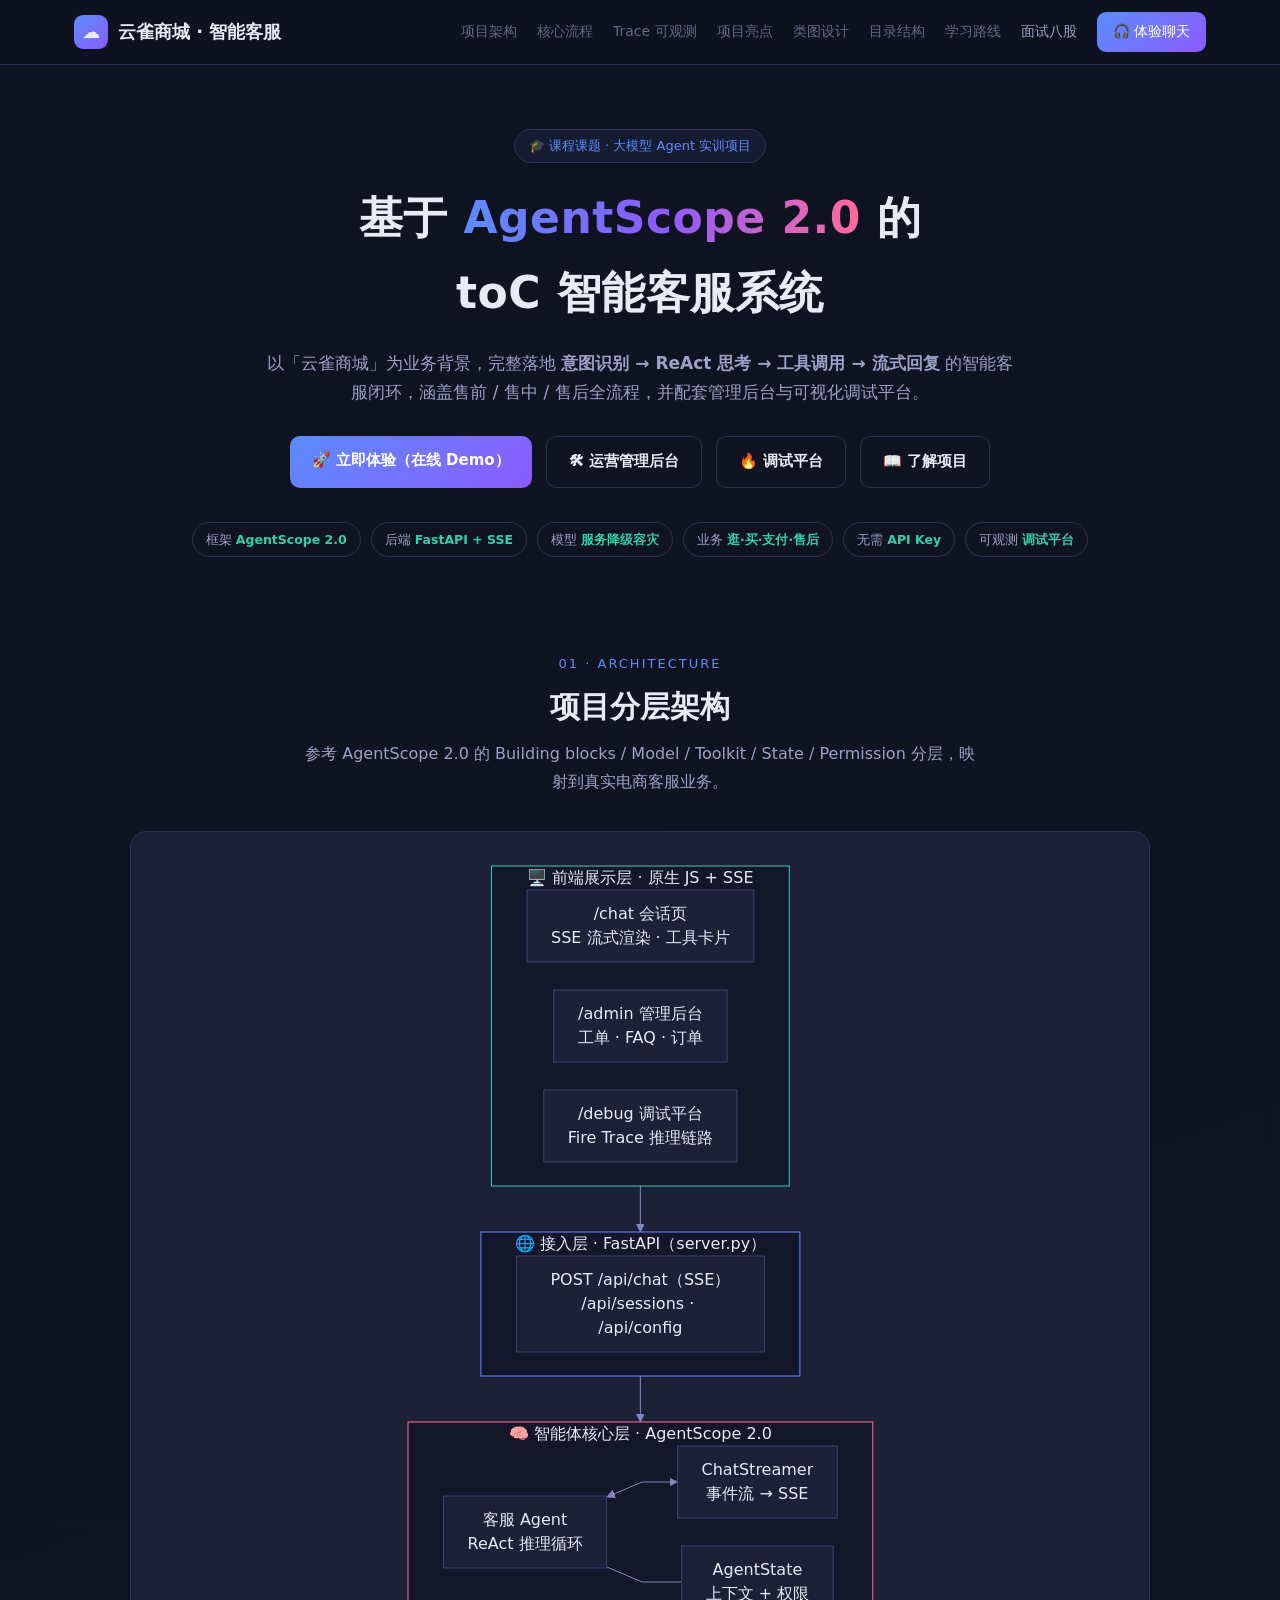
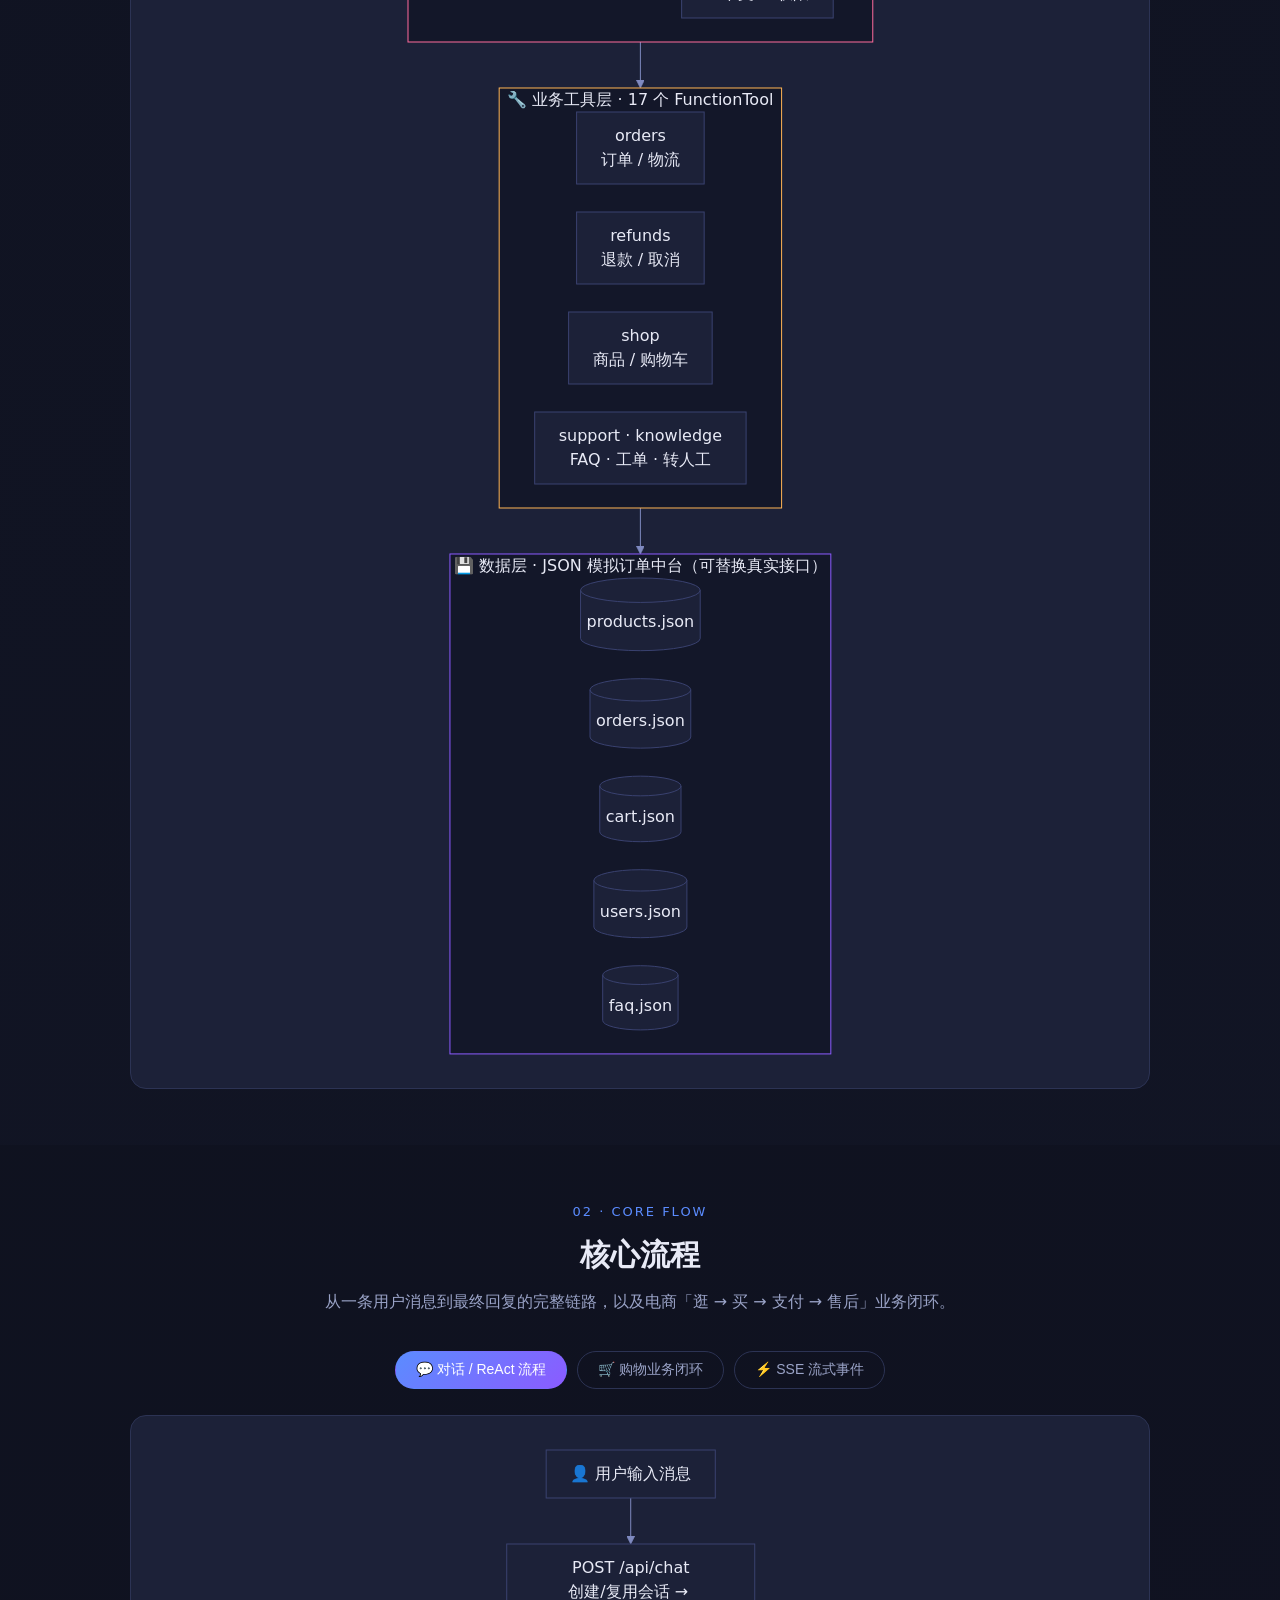
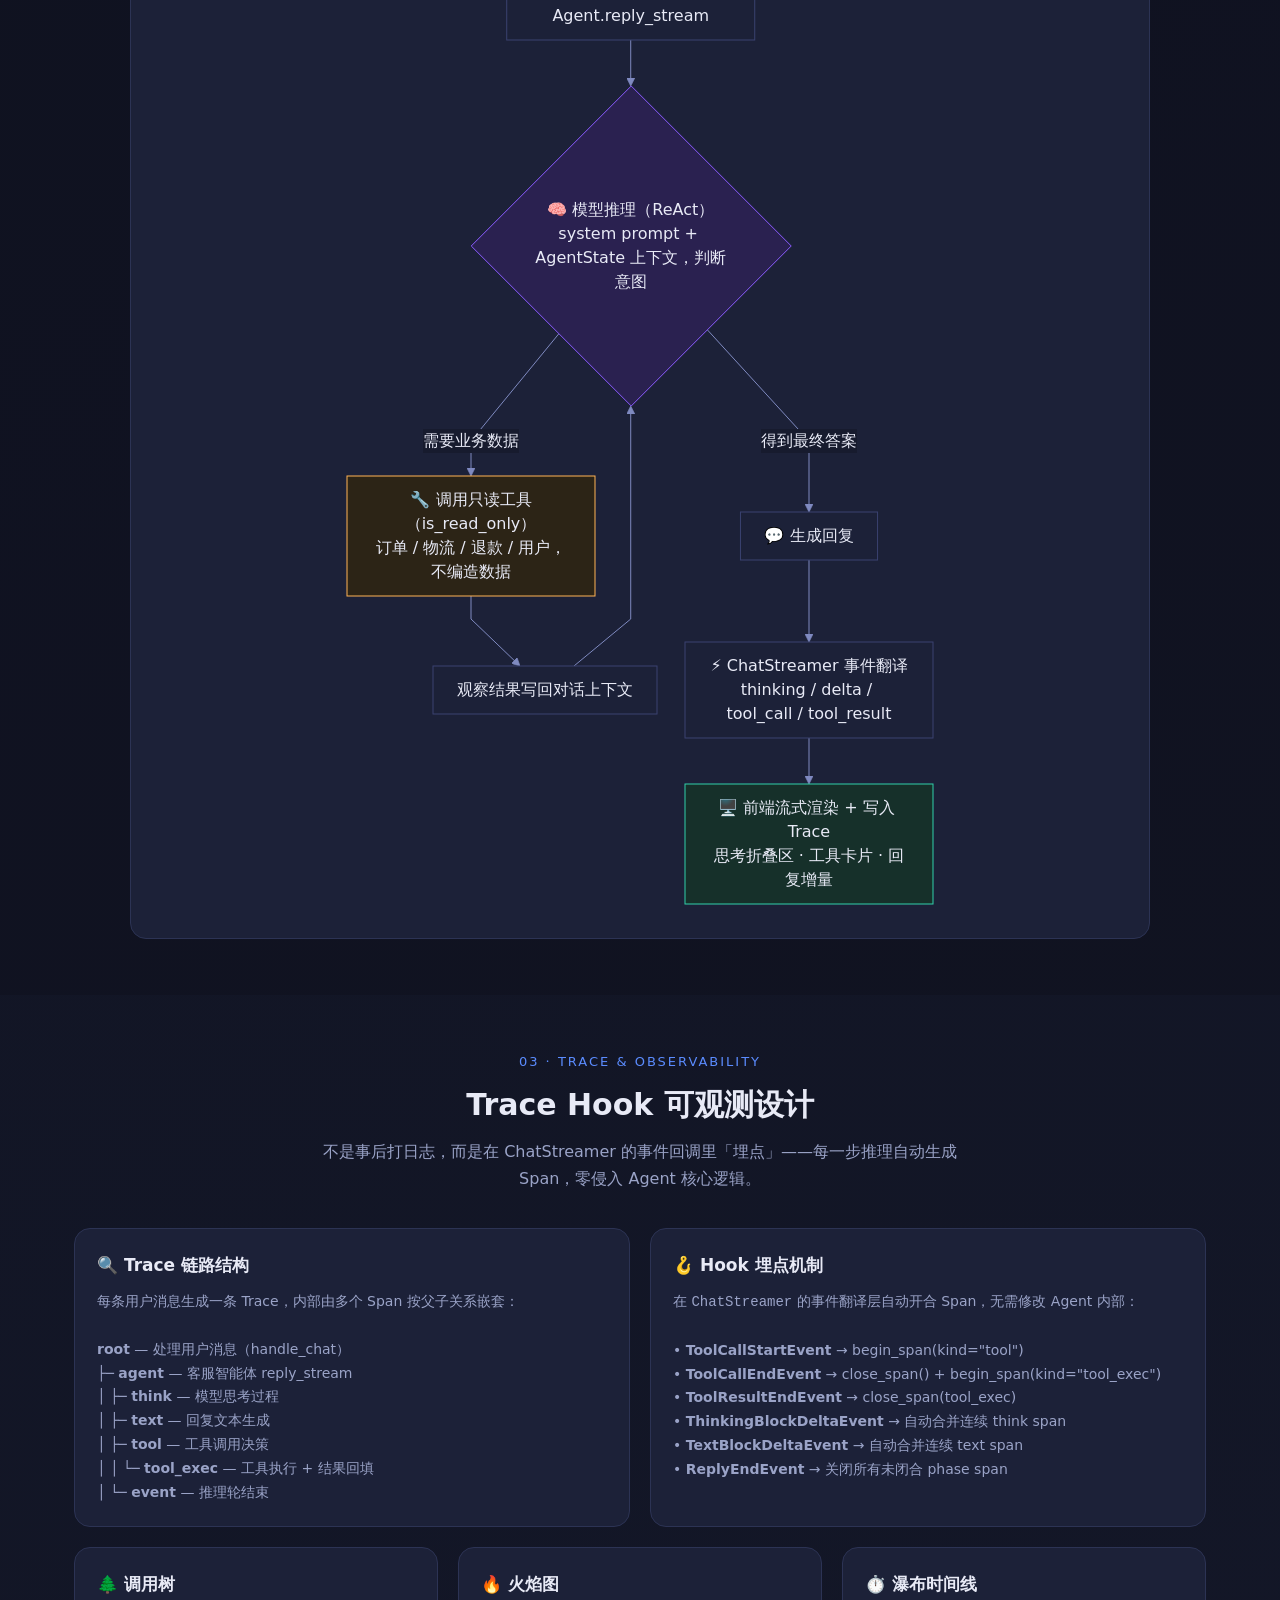
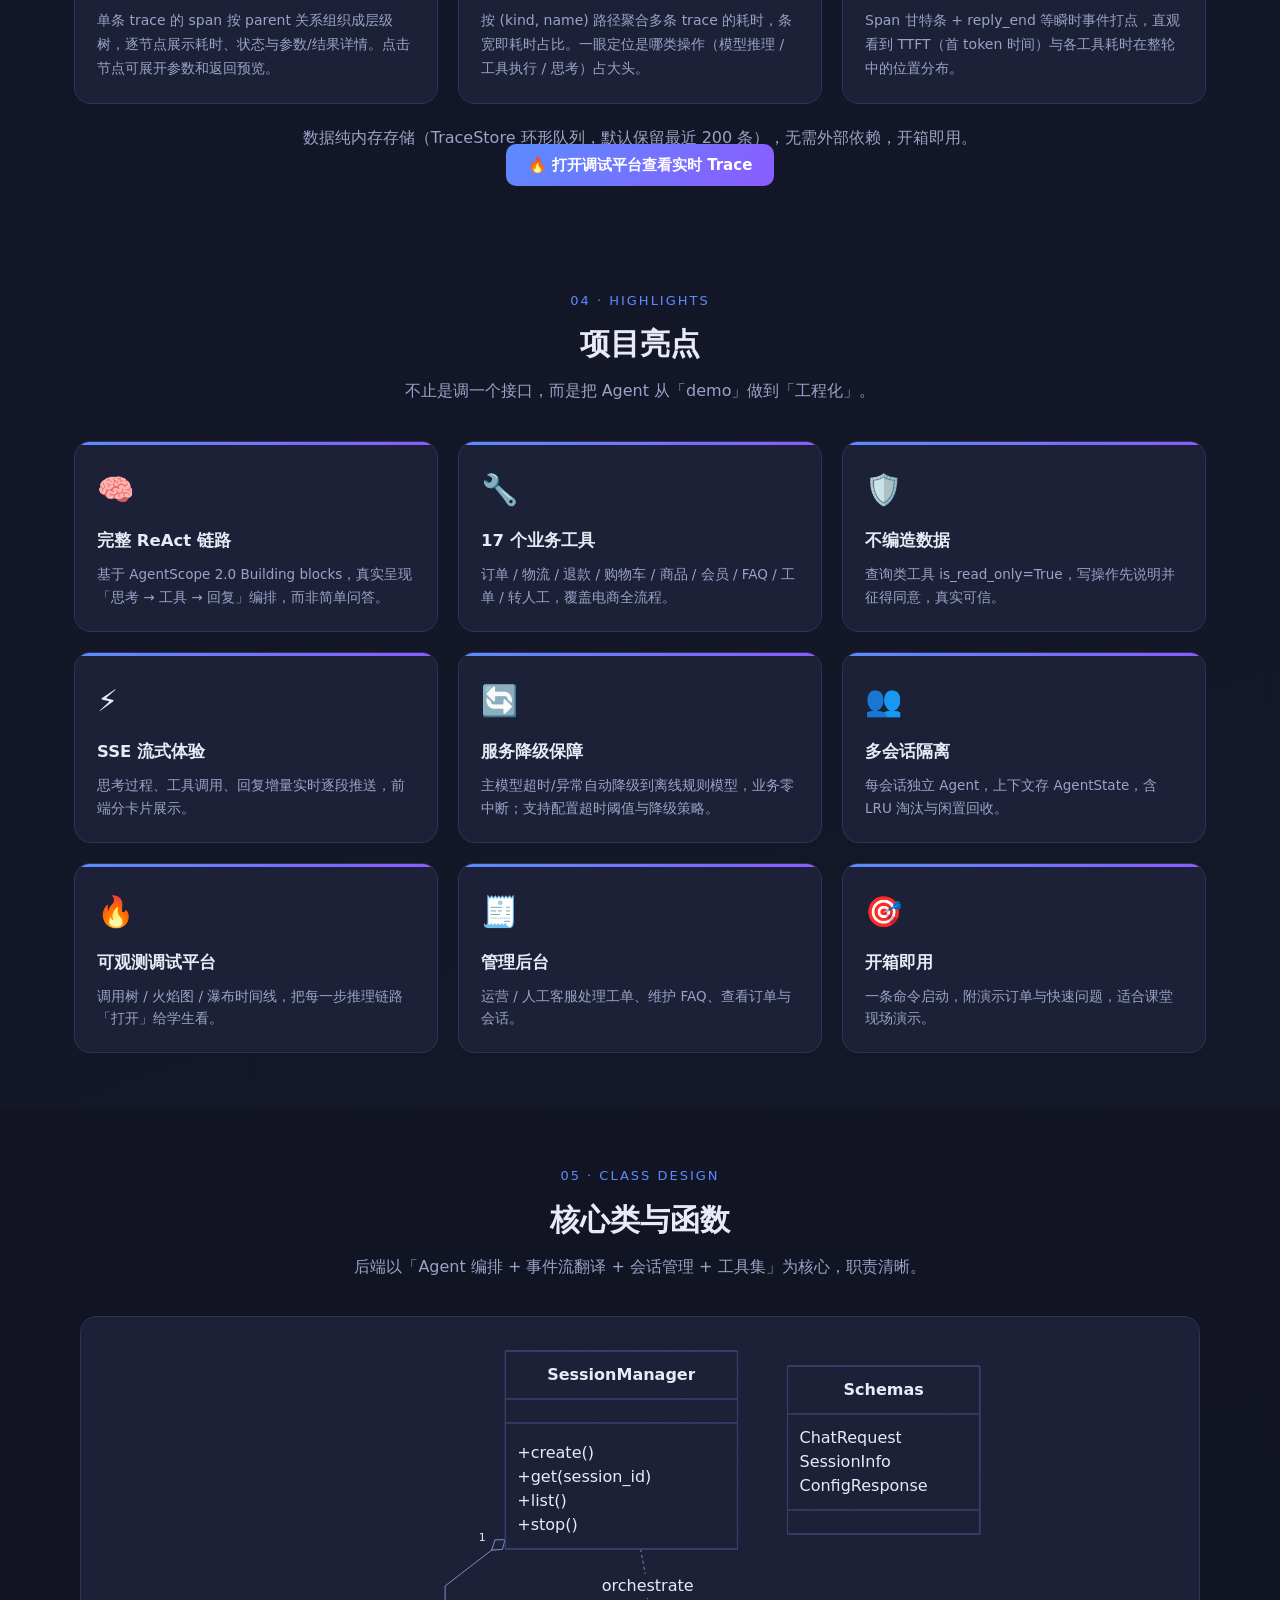
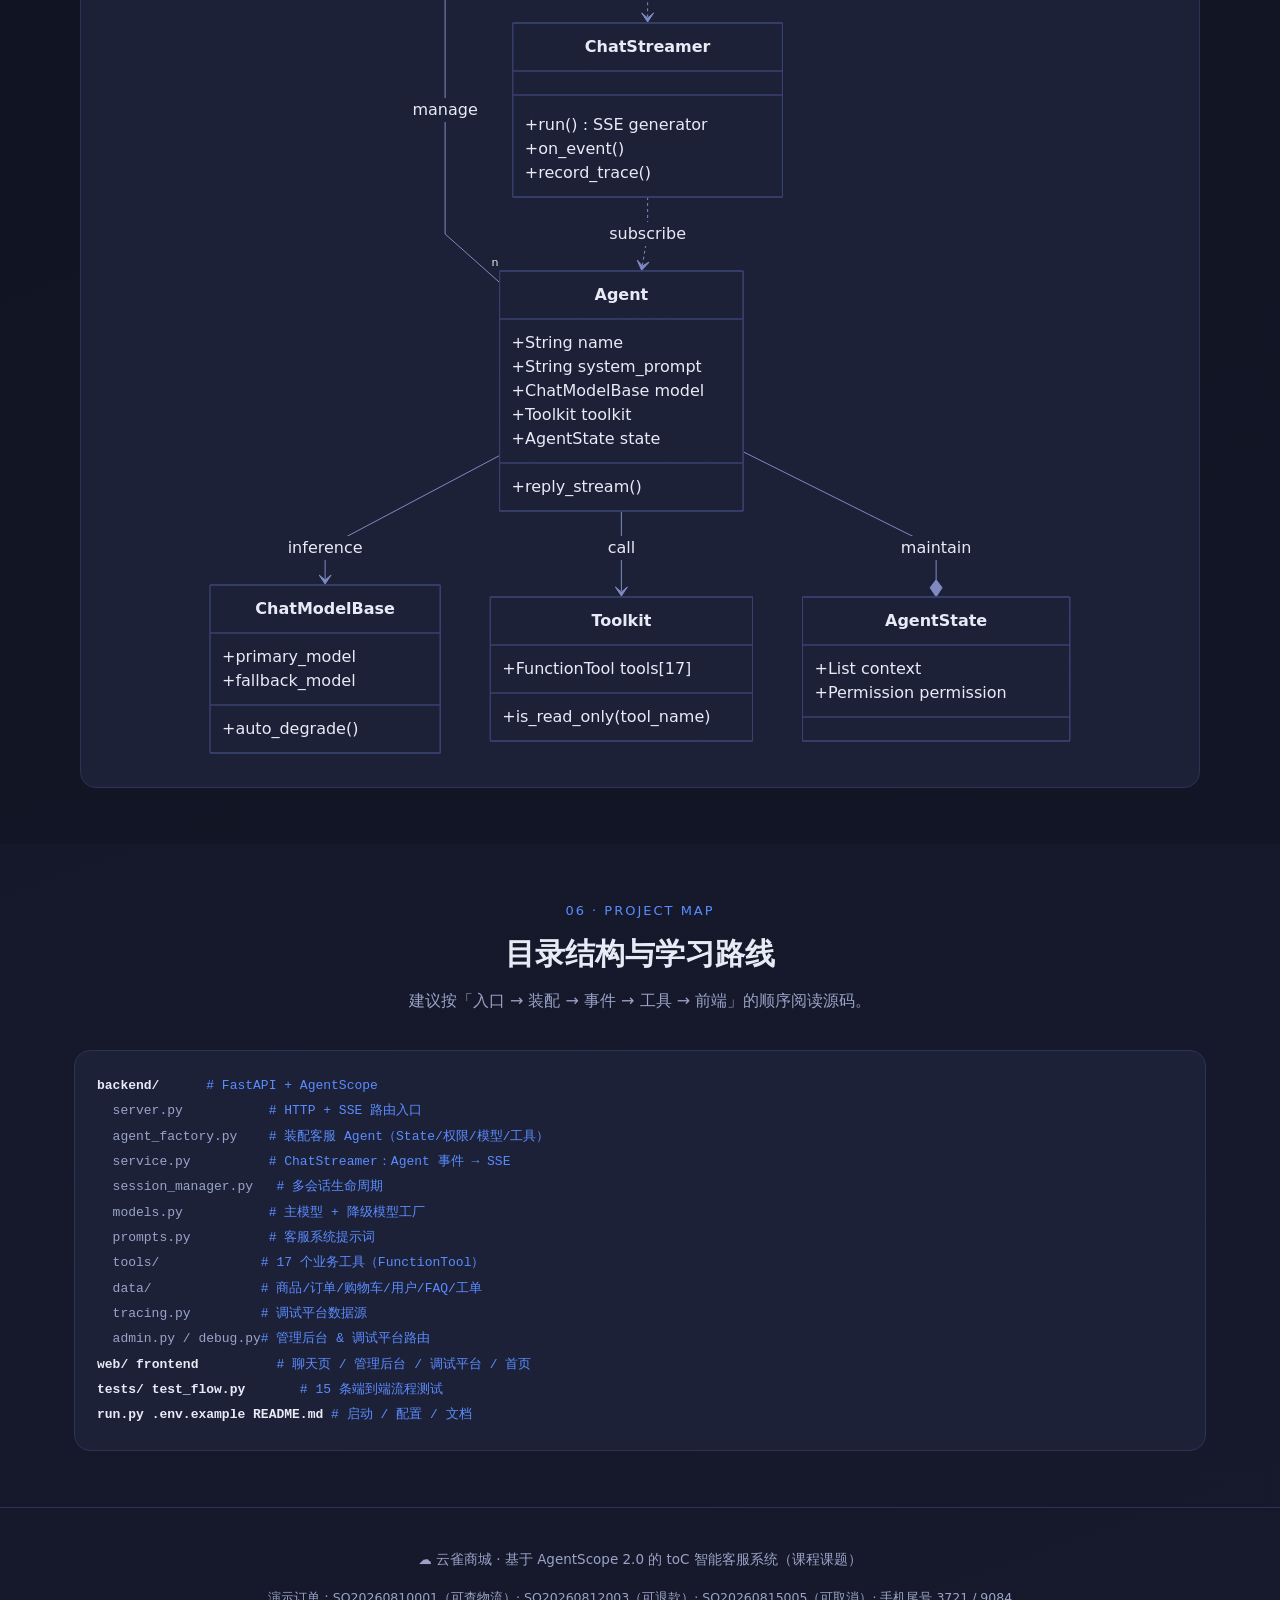
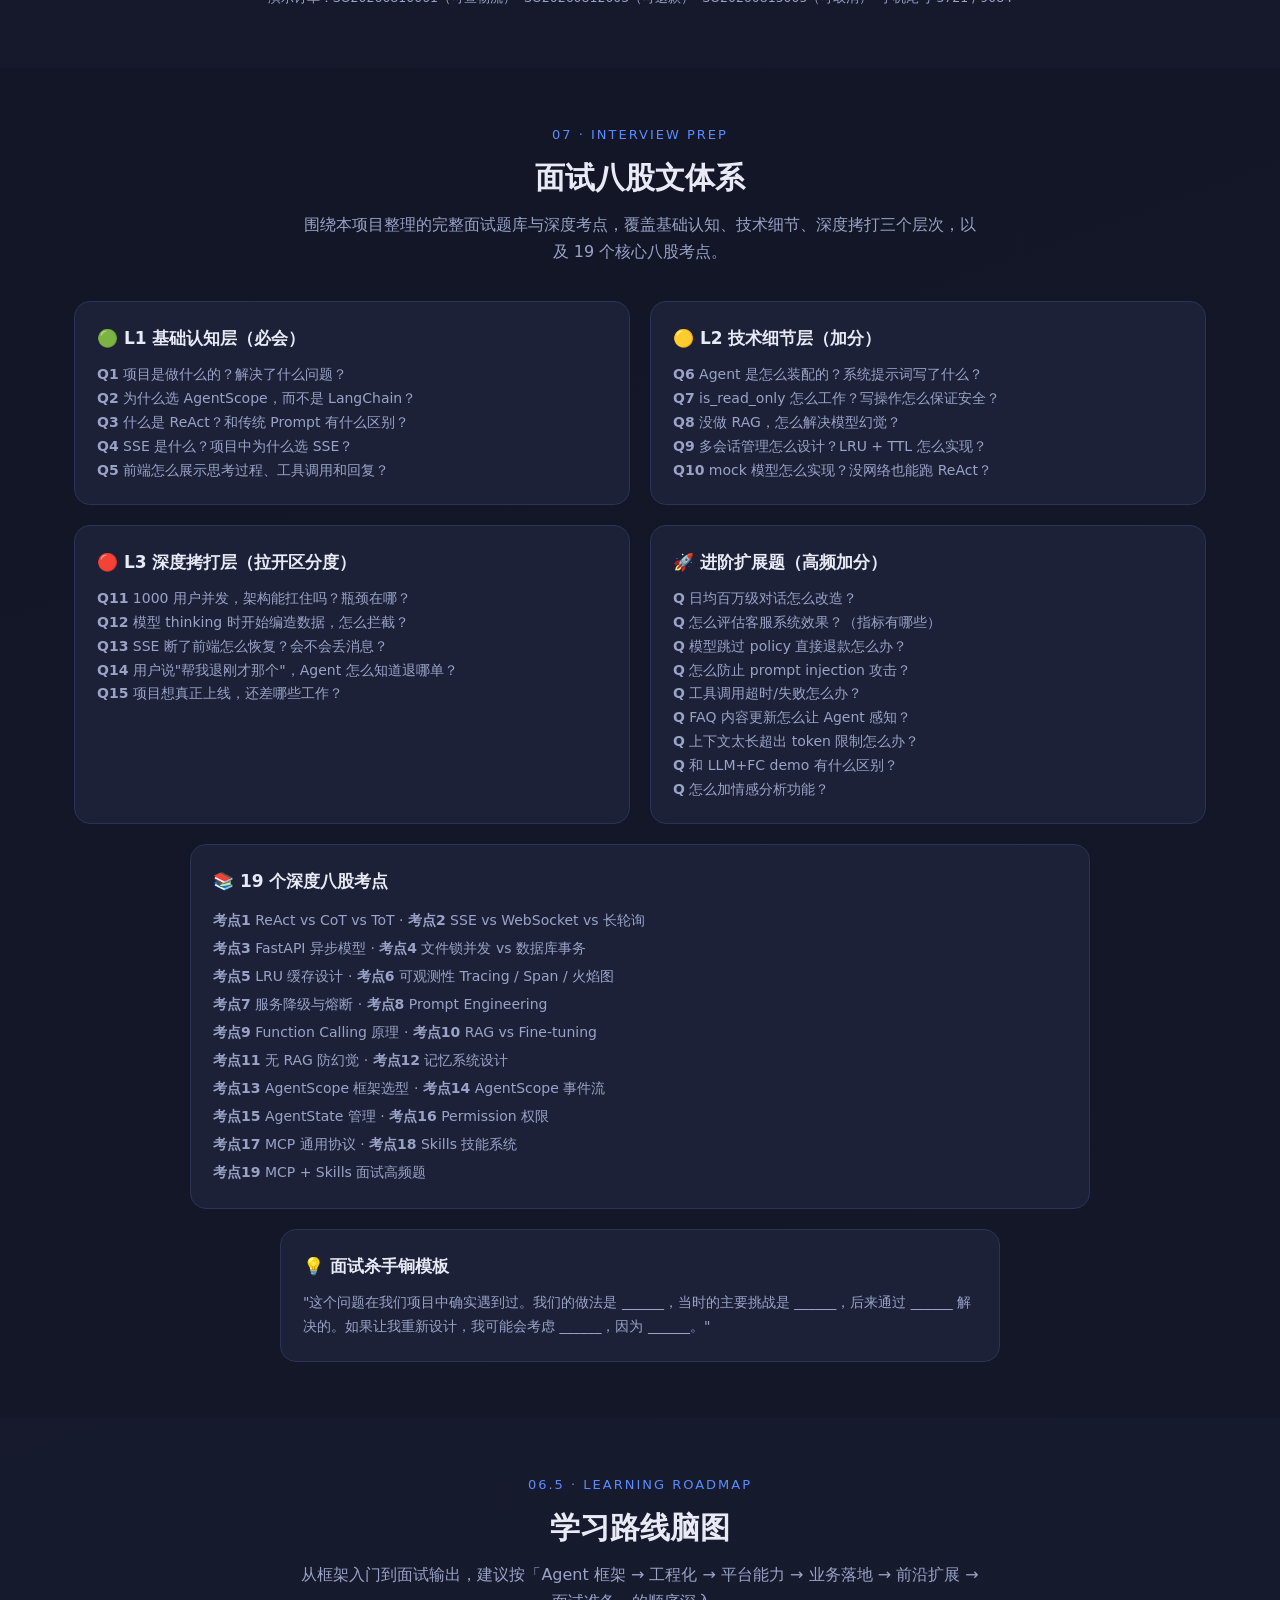
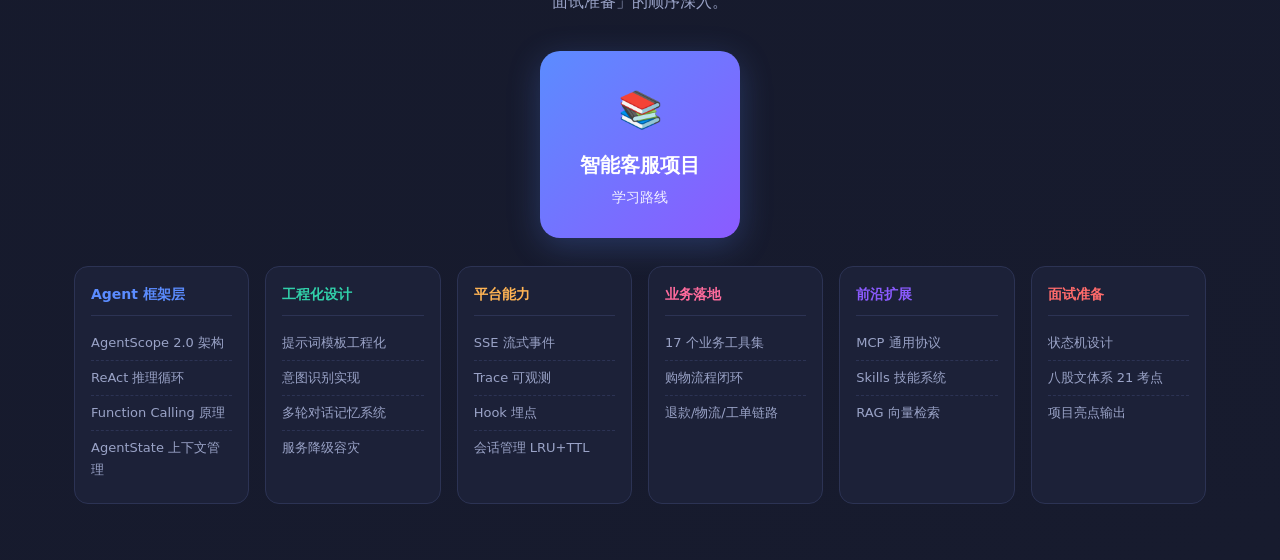
<file: web/home.html>
<!DOCTYPE html>
<html lang="zh-CN">
<head>
<meta charset="UTF-8" />
<meta name="viewport" content="width=device-width, initial-scale=1.0" />
<title>云雀商城 · 智能客服系统 · 课程课题</title>
<style>
  :root{
    --bg:#0f1220; --bg2:#171b2e; --card:#1c2138; --card2:#222845;
    --line:#2c3354; --txt:#e8eaf6; --muted:#9aa3c7; --acc:#5b8cff;
    --acc2:#8b5bff; --green:#31d0aa; --amber:#ffb454; --pink:#ff6b9d;
  }
  *{box-sizing:border-box;margin:0;padding:0}
  html{scroll-behavior:smooth}
  body{background:linear-gradient(160deg,var(--bg),var(--bg2));color:var(--txt);
    font-family:"Segoe UI",system-ui,-apple-system,"Microsoft YaHei",sans-serif;line-height:1.7}
  a{color:var(--acc);text-decoration:none}
  .wrap{max-width:1180px;margin:0 auto;padding:0 24px}
  /* nav */
  nav{position:sticky;top:0;z-index:50;background:rgba(15,18,32,.85);
    backdrop-filter:blur(10px);border-bottom:1px solid var(--line)}
  .nav-in{display:flex;align-items:center;justify-content:space-between;height:64px}
  .brand{display:flex;align-items:center;gap:10px;font-weight:700;font-size:18px}
  .brand .logo{width:34px;height:34px;border-radius:9px;display:grid;place-items:center;
    background:linear-gradient(135deg,var(--acc),var(--acc2));font-size:18px}
  .nav-links{display:flex;gap:20px;align-items:center}
  .nav-links a{color:var(--muted);font-size:14px;font-weight:500}
  .nav-links a:hover{color:var(--txt)}
  .nav-cta{background:linear-gradient(135deg,var(--acc),var(--acc2));color:#fff!important;
    padding:8px 16px;border-radius:9px;font-weight:600}
  /* hero */
  .hero{padding:64px 0 40px;text-align:center;position:relative;overflow:hidden}
  .hero .badge{display:inline-block;font-size:13px;color:var(--acc);border:1px solid var(--line);
    background:rgba(91,140,255,.08);padding:5px 14px;border-radius:999px;margin-bottom:18px}
  .hero h1{font-size:44px;font-weight:800;letter-spacing:.5px}
  .hero h1 span{background:linear-gradient(90deg,var(--acc),var(--acc2),var(--pink));
    -webkit-background-clip:text;background-clip:text;color:transparent}
  .hero p.sub{color:var(--muted);font-size:17px;max-width:760px;margin:18px auto 0}
  .hero .ctas{display:flex;gap:14px;justify-content:center;margin-top:30px;flex-wrap:wrap}
  .btn{padding:12px 22px;border-radius:10px;font-weight:600;font-size:15px;transition:.2s}
  .btn.primary{background:linear-gradient(135deg,var(--acc),var(--acc2));color:#fff}
  .btn.ghost{border:1px solid var(--line);color:var(--txt)}
  .btn:hover{transform:translateY(-2px);filter:brightness(1.1)}
  .hero .tags{margin-top:34px;display:flex;gap:10px;justify-content:center;flex-wrap:wrap}
  .tag{font-size:12.5px;padding:6px 13px;border-radius:999px;border:1px solid var(--line);color:var(--muted)}
  .tag b{color:var(--green);font-weight:600}
  /* sections */
  section{padding:56px 0}
  .sec-head{text-align:center;margin-bottom:36px}
  .sec-head .k{font-size:13px;color:var(--acc);letter-spacing:2px;text-transform:uppercase}
  .sec-head h2{font-size:30px;font-weight:800;margin-top:6px}
  .sec-head p{color:var(--muted);margin-top:8px;max-width:680px;margin-left:auto;margin-right:auto}
  .grid{display:grid;gap:20px}
  .g2{grid-template-columns:repeat(2,1fr)} .g3{grid-template-columns:repeat(3,1fr)} .g4{grid-template-columns:repeat(4,1fr)}
  .card{background:var(--card);border:1px solid var(--line);border-radius:16px;padding:22px}
  .card h3{font-size:17px;margin-bottom:10px;display:flex;align-items:center;gap:8px}
  .card p{color:var(--muted);font-size:14px}
  .card .big{font-size:30px;font-weight:800;color:var(--txt)}
  .card .lbl{font-size:12.5px;color:var(--muted)}
    /* mermaid diagrams */
  .dm{background:var(--card);border:1px solid var(--line);border-radius:16px;padding:26px;max-width:1020px;margin:0 auto;overflow-x:auto}
  .mmd{display:flex;justify-content:center;min-height:140px}
  .mmd svg{max-width:100%;height:auto}
  .mmd-err{color:var(--pink);font-family:Consolas,monospace;font-size:12.5px;white-space:pre-wrap;text-align:left;width:100%}

  /* roadmap */
  .roadmap-wrap{display:flex;flex-direction:column;align-items:center;gap:28px}
  .roadmap-center{text-align:center;padding:28px 40px;border-radius:20px;
    background:linear-gradient(135deg,var(--acc),var(--acc2));color:#fff;
    box-shadow:0 8px 32px rgba(91,140,255,.25)}
  .rc-icon{font-size:36px;margin-bottom:8px}
  .rc-title{font-size:20px;font-weight:800}
  .rc-sub{font-size:14px;opacity:.9;margin-top:4px}
  .roadmap-grid{display:grid;grid-template-columns:repeat(auto-fit,minmax(170px,1fr));gap:16px;width:100%}
  .roadmap-col{background:var(--card);border:1px solid var(--line);border-radius:14px;padding:16px}
  .rc-h{font-size:14px;font-weight:700;color:var(--c);margin-bottom:10px;padding-bottom:8px;border-bottom:1px solid var(--line)}
  .rc-item{font-size:13px;color:var(--muted);padding:6px 0;border-bottom:1px dashed var(--line)}
  .rc-item:last-child{border-bottom:none}
  /* tabs */
  .tabs{display:flex;gap:10px;justify-content:center;margin-bottom:26px;flex-wrap:wrap}
  .tab{padding:9px 20px;border-radius:999px;border:1px solid var(--line);background:transparent;
    color:var(--muted);cursor:pointer;font-size:14px;font-weight:500;transition:.2s}
  .tab.on{background:linear-gradient(135deg,var(--acc),var(--acc2));color:#fff;border-color:transparent}
  .tabpane{display:none} .tabpane.show{display:block}
  /* highlights */
  .hl{background:var(--card);border:1px solid var(--line);border-radius:16px;padding:22px;position:relative;overflow:hidden}
  .hl .ico{font-size:30px;margin-bottom:12px}
  .hl h3{font-size:16.5px;margin-bottom:8px}
  .hl p{color:var(--muted);font-size:13.5px}
  .hl::before{content:"";position:absolute;top:0;left:0;right:0;height:3px;
    background:linear-gradient(90deg,var(--acc),var(--acc2))}
  /* dir */
  .dir{font-family:Consolas,monospace;font-size:13px;line-height:1.95;color:var(--muted);white-space:pre}
  .dir b{color:var(--txt);font-weight:600}
  .dir .c{color:var(--acc)}
  /* footer */
  footer{border-top:1px solid var(--line);padding:40px 0 60px;text-align:center;color:var(--muted);font-size:13.5px}
  footer .orders{margin-top:16px;font-size:12.5px}
  @media(max-width:820px){.g2,.g3,.g4{grid-template-columns:1fr}.hero h1{font-size:32px}.nav-links a:not(.nav-cta){display:none}}
</style>
</head>
<body>
<nav>
  <div class="wrap nav-in">
    <div class="brand"><span class="logo">☁️</span>云雀商城 · 智能客服</div>
    <div class="nav-links">
      <a href="#arch">项目架构</a>
      <a href="#flow">核心流程</a>
      <a href="#trace">Trace 可观测</a>
      <a href="#hl">项目亮点</a>
      <a href="#class">类图设计</a>
      <a href="#dir">目录结构</a>
      <a href="#roadmap">学习路线</a>
      <a href="#interview">面试八股</a>
      <a class="nav-cta" href="/chat">🎧 体验聊天</a>
    </div>
  </div>
</nav>

<header class="hero">
  <div class="wrap">
    <span class="badge">🎓 课程课题 · 大模型 Agent 实训项目</span>
    <h1>基于 <span>AgentScope 2.0</span> 的<br/>toC 智能客服系统</h1>
    <p class="sub">以「云雀商城」为业务背景，完整落地 <b>意图识别 → ReAct 思考 → 工具调用 → 流式回复</b> 的智能客服闭环，涵盖售前 / 售中 / 售后全流程，并配套管理后台与可视化调试平台。</p>
    <div class="ctas">
      <a class="btn primary" href="/chat">🚀 立即体验（在线 Demo）</a>
      <a class="btn ghost" href="/admin">🛠 运营管理后台</a>
      <a class="btn ghost" href="/debug">🔥 调试平台</a>
      <a class="btn ghost" href="#arch">📖 了解项目</a>
    </div>
    <div class="tags">
      <span class="tag">框架 <b>AgentScope 2.0</b></span>
      <span class="tag">后端 <b>FastAPI + SSE</b></span>
      <span class="tag">模型 <b>服务降级容灾</b></span>
      <span class="tag">业务 <b>逛·买·支付·售后</b></span>
      <span class="tag">无需 <b>API Key</b></span>
      <span class="tag">可观测 <b>调试平台</b></span>
    </div>
  </div>
</header>

<section id="arch">
  <div class="wrap">
    <div class="sec-head">
      <div class="k">01 · Architecture</div>
      <h2>项目分层架构</h2>
      <p>参考 AgentScope 2.0 的 Building blocks / Model / Toolkit / State / Permission 分层，映射到真实电商客服业务。</p>
    </div>
    <div class="dm"><div class="mmd" id="mmd-arch"></div></div>
  </div>
</section>

<section id="flow" style="background:rgba(0,0,0,.12)">
  <div class="wrap">
    <div class="sec-head">
      <div class="k">02 · Core Flow</div>
      <h2>核心流程</h2>
      <p>从一条用户消息到最终回复的完整链路，以及电商「逛 → 买 → 支付 → 售后」业务闭环。</p>
    </div>
    <div class="tabs">
      <button class="tab on" data-t="t1">💬 对话 / ReAct 流程</button>
      <button class="tab" data-t="t2">🛒 购物业务闭环</button>
      <button class="tab" data-t="t3">⚡ SSE 流式事件</button>
    </div>
    <div class="tabpane show" id="t1"><div class="dm"><div class="mmd" id="mmd-t1"></div></div></div>
    <div class="tabpane" id="t2"><div class="dm"><div class="mmd" id="mmd-t2"></div></div></div>
    <div class="tabpane" id="t3"><div class="dm"><div class="mmd" id="mmd-t3"></div></div></div>
  </div>
</section>

<section id="trace">
  <div class="wrap">
    <div class="sec-head">
      <div class="k">03 · Trace & Observability</div>
      <h2>Trace Hook 可观测设计</h2>
      <p>不是事后打日志，而是在 ChatStreamer 的事件回调里「埋点」——每一步推理自动生成 Span，零侵入 Agent 核心逻辑。</p>
    </div>
    <div class="grid g2">
      <div class="card">
        <h3>🔍 Trace 链路结构</h3>
        <p style="margin-top:10px">
          每条用户消息生成一条 Trace，内部由多个 Span 按父子关系嵌套：<br/><br/>
          <b>root</b> — 处理用户消息（handle_chat）<br/>
          ├─ <b>agent</b> — 客服智能体 reply_stream<br/>
          │   ├─ <b>think</b> — 模型思考过程<br/>
          │   ├─ <b>text</b> — 回复文本生成<br/>
          │   ├─ <b>tool</b> — 工具调用决策<br/>
          │   │   └─ <b>tool_exec</b> — 工具执行 + 结果回填<br/>
          │   └─ <b>event</b> — 推理轮结束<br/>
        </p>
      </div>
      <div class="card">
        <h3>🪝 Hook 埋点机制</h3>
        <p style="margin-top:10px">
          在 <code>ChatStreamer</code> 的事件翻译层自动开合 Span，无需修改 Agent 内部：<br/><br/>
          • <b>ToolCallStartEvent</b> → begin_span(kind="tool")<br/>
          • <b>ToolCallEndEvent</b> → close_span() + begin_span(kind="tool_exec")<br/>
          • <b>ToolResultEndEvent</b> → close_span(tool_exec)<br/>
          • <b>ThinkingBlockDeltaEvent</b> → 自动合并连续 think span<br/>
          • <b>TextBlockDeltaEvent</b> → 自动合并连续 text span<br/>
          • <b>ReplyEndEvent</b> → 关闭所有未闭合 phase span
        </p>
      </div>
    </div>
    <div style="margin-top:20px">
      <div class="grid g3">
        <div class="card">
          <h3>🌲 调用树</h3>
          <p>单条 trace 的 span 按 parent 关系组织成层级树，逐节点展示耗时、状态与参数/结果详情。点击节点可展开参数和返回预览。</p>
        </div>
        <div class="card">
          <h3>🔥 火焰图</h3>
          <p>按 (kind, name) 路径聚合多条 trace 的耗时，条宽即耗时占比。一眼定位是哪类操作（模型推理 / 工具执行 / 思考）占大头。</p>
        </div>
        <div class="card">
          <h3>⏱️ 瀑布时间线</h3>
          <p>Span 甘特条 + reply_end 等瞬时事件打点，直观看到 TTFT（首 token 时间）与各工具耗时在整轮中的位置分布。</p>
        </div>
      </div>
    </div>
    <div style="margin-top:20px;text-align:center">
      <p style="color:var(--muted)">数据纯内存存储（TraceStore 环形队列，默认保留最近 200 条），无需外部依赖，开箱即用。</p>
      <a class="btn primary" href="/debug" style="margin-top:10px">🔥 打开调试平台查看实时 Trace</a>
    </div>
  </div>
</section>

<section id="hl">
  <div class="wrap">
    <div class="sec-head">
      <div class="k">04 · Highlights</div>
      <h2>项目亮点</h2>
      <p>不止是调一个接口，而是把 Agent 从「demo」做到「工程化」。</p>
    </div>
    <div class="grid g3">
      <div class="hl"><div class="ico">🧠</div><h3>完整 ReAct 链路</h3><p>基于 AgentScope 2.0 Building blocks，真实呈现「思考 → 工具 → 回复」编排，而非简单问答。</p></div>
      <div class="hl"><div class="ico">🔧</div><h3>17 个业务工具</h3><p>订单 / 物流 / 退款 / 购物车 / 商品 / 会员 / FAQ / 工单 / 转人工，覆盖电商全流程。</p></div>
      <div class="hl"><div class="ico">🛡️</div><h3>不编造数据</h3><p>查询类工具 is_read_only=True，写操作先说明并征得同意，真实可信。</p></div>
      <div class="hl"><div class="ico">⚡</div><h3>SSE 流式体验</h3><p>思考过程、工具调用、回复增量实时逐段推送，前端分卡片展示。</p></div>
      <div class="hl"><div class="ico">🔄</div><h3>服务降级保障</h3><p>主模型超时/异常自动降级到离线规则模型，业务零中断；支持配置超时阈值与降级策略。</p></div>
      <div class="hl"><div class="ico">👥</div><h3>多会话隔离</h3><p>每会话独立 Agent，上下文存 AgentState，含 LRU 淘汰与闲置回收。</p></div>
      <div class="hl"><div class="ico">🔥</div><h3>可观测调试平台</h3><p>调用树 / 火焰图 / 瀑布时间线，把每一步推理链路「打开」给学生看。</p></div>
      <div class="hl"><div class="ico">🧾</div><h3>管理后台</h3><p>运营 / 人工客服处理工单、维护 FAQ、查看订单与会话。</p></div>
      <div class="hl"><div class="ico">🎯</div><h3>开箱即用</h3><p>一条命令启动，附演示订单与快速问题，适合课堂现场演示。</p></div>
    </div>
  </div>
</section>

<section id="class" style="background:rgba(0,0,0,.12)">
  <div class="wrap">
    <div class="sec-head">
      <div class="k">05 · Class Design</div>
      <h2>核心类与函数</h2>
      <p>后端以「Agent 编排 + 事件流翻译 + 会话管理 + 工具集」为核心，职责清晰。</p>
    </div>
    <div class="dm" style="max-width:1120px"><div class="mmd" id="mmd-cls"></div></div>
  </div>
</section>

<section id="dir">
  <div class="wrap">
    <div class="sec-head">
      <div class="k">06 · Project Map</div>
      <h2>目录结构与学习路线</h2>
      <p>建议按「入口 → 装配 → 事件 → 工具 → 前端」的顺序阅读源码。</p>
    </div>
    <div class="card"><div class="dir"><b>backend/</b>      <span class="c"># FastAPI + AgentScope</span>
  server.py           <span class="c"># HTTP + SSE 路由入口</span>
  agent_factory.py    <span class="c"># 装配客服 Agent（State/权限/模型/工具）</span>
  service.py          <span class="c"># ChatStreamer：Agent 事件 → SSE</span>
  session_manager.py   <span class="c"># 多会话生命周期</span>
  models.py           <span class="c"># 主模型 + 降级模型工厂</span>
  prompts.py          <span class="c"># 客服系统提示词</span>
  tools/             <span class="c"># 17 个业务工具（FunctionTool）</span>
  data/              <span class="c"># 商品/订单/购物车/用户/FAQ/工单</span>
  tracing.py         <span class="c"># 调试平台数据源</span>
  admin.py / debug.py<span class="c"># 管理后台 & 调试平台路由</span>
<b>web/</b> <b>frontend</b>          <span class="c"># 聊天页 / 管理后台 / 调试平台 / 首页</span>
<b>tests/</b> <b>test_flow.py</b>       <span class="c"># 15 条端到端流程测试</span>
<b>run.py</b> <b>.env.example</b> <b>README.md</b> <span class="c"># 启动 / 配置 / 文档</span></div></div>
  </div>
</section>

<footer>
  <div class="wrap">
    <div>☁️ 云雀商城 · 基于 AgentScope 2.0 的 toC 智能客服系统（课程课题）</div>
    <div class="orders">演示订单：SO20260810001（可查物流）· SO20260812003（可退款）· SO20260815005（可取消）· 手机尾号 3721 / 9084</div>
  </div>
</footer>
<script src="/web/vendor/mermaid.min.js"></script>
<script>
  var MMD = {
    arch: [
"flowchart TB","  subgraph F[\"🖥️ 前端展示层 · 原生 JS + SSE\"]",
"    direction LR",
"    F1[\"/chat 会话页<br/>SSE 流式渲染 · 工具卡片\"]",
"    F2[\"/admin 管理后台<br/>工单 · FAQ · 订单\"]",
"    F3[\"/debug 调试平台<br/>Fire Trace 推理链路\"]",
"  end",
"  subgraph A[\"🌐 接入层 · FastAPI（server.py）\"]",
"    A1[\"POST /api/chat（SSE）<br/>/api/sessions · /api/config\"]",
"  end","  subgraph S[\"🧠 智能体核心层 · AgentScope 2.0\"]",
"    S1[\"客服 Agent<br/>ReAct 推理循环\"]",
"    S2[\"ChatStreamer<br/>事件流 → SSE\"]",
"    S3[\"AgentState<br/>上下文 + 权限\"]",
"  end",
"  subgraph T[\"🔧 业务工具层 · 17 个 FunctionTool\"]",
"    direction LR",
"    T1[\"orders<br/>订单 / 物流\"]",
"    T2[\"refunds<br/>退款 / 取消\"]",
"    T3[\"shop<br/>商品 / 购物车\"]",
"    T4[\"support · knowledge<br/>FAQ · 工单 · 转人工\"]",
"  end","  subgraph D[\"💾 数据层 · JSON 模拟订单中台（可替换真实接口）\"]",
"    direction LR",
"    D1[(\"products.json\")]",
"    D2[(\"orders.json\")]",
"    D3[(\"cart.json\")]",
"    D4[(\"users.json\")]",
"    D5[(\"faq.json\")]",
"  end",
"  F --> A",
"  A --> S",
"  S --> T",
"  T --> D",
"  S1 <--> S2",
"  S1 --- S3","  style F fill:#131729,stroke:#31d0aa",
"  style A fill:#131729,stroke:#5b8cff",
"  style S fill:#131729,stroke:#ff6b9d",
"  style T fill:#131729,stroke:#ffb454",
"  style D fill:#131729,stroke:#8b5bff",
"  linkStyle default stroke:#7f8ac0",
""].join("\n"),
    t1: [
"flowchart TB","  U[\"👤 用户输入消息\"] --> R1[\"POST /api/chat<br/>创建/复用会话 → Agent.reply_stream\"]",
"  R1 --> TH{\"🧠 模型推理（ReAct）<br/>system prompt + AgentState 上下文，判断意图\"}",
"  TH -->|需要业务数据| TC[\"🔧 调用只读工具（is_read_only）<br/>订单 / 物流 / 退款 / 用户，不编造数据\"]","  TC --> OBS[\"观察结果写回对话上下文\"]",
"  OBS --> TH",
"  TH -->|得到最终答案| OUT[\"💬 生成回复\"]",
"  OUT --> SSE[\"⚡ ChatStreamer 事件翻译<br/>thinking / delta / tool_call / tool_result\"]",
"  SSE --> FE[\"🖥️ 前端流式渲染 + 写入 Trace<br/>思考折叠区 · 工具卡片 · 回复增量\"]",
"  style TH fill:#2a2150,stroke:#8b5bff",
"  style TC fill:#2c2416,stroke:#ffb454",
"  style FE fill:#16302a,stroke:#31d0aa",
""].join("\n"),
    t2: [
"flowchart LR","  B1[\"① 逛 / 查商品<br/>list_products · query_product\"] --> B2[\"② 加购物车<br/>add_to_cart · view_cart\"]",
"  B2 --> B3[\"③ 下单<br/>place_order<br/>核对地址 / 明细 / 金额\"]",
"  B3 --> B4[\"④ 支付<br/>pay_order<br/>确认后模拟支付\"]",
"  B4 --> B5[\"⑤ 售后<br/>apply_refund · cancel_order<br/>create_ticket · transfer_to_human\"]",
"  style B1 fill:#16302a,stroke:#31d0aa",
"  style B5 fill:#2c1f2c,stroke:#ff6b9d",
""].join("\n"),
    t3: [
"sequenceDiagram","  autonumber",
"  participant FE as 前端 /chat",
"  participant API as FastAPI 路由",
"  participant ST as ChatStreamer",
"  participant AG as 客服 Agent",
"  participant TL as 工具层 Toolkit",
"  FE->>API: POST /api/chat（建立 SSE 连接）",
"  API-->>FE: meta（会话 / 模型信息）",
"  API->>AG: reply_stream(msg)","  loop ReAct 推理轮次",
"    AG->>ST: thinking / delta",
"    ST-->>FE: thinking / delta",
"    AG->>TL: tool_call（工具名 + 参数）",
"    TL-->>AG: tool_result（执行结果）",
"    ST-->>FE: tool_call / tool_call_args / tool_result",
"  end",
"  ST-->>FE: done / hint / error",
"  ST->>ST: 写入 Trace（调试平台）",
""].join("\n"),
    cls: [
"classDiagram","  class Agent {",
"    +String name",
"    +String system_prompt",
"    +ChatModelBase model",
"    +Toolkit toolkit",
"    +AgentState state",
"    +reply_stream()",
"  }",
"  class ChatStreamer {",
"    +run() SSE generator",
"    +on_event()",
"    +record_trace()",
"  }",
"  class SessionManager {",
"    +create()",
"    +get(session_id)",
"    +list()",
"    +stop()",
"  }","  class ChatModelBase {",
"    +primary_model",
"    +fallback_model",
"    +auto_degrade()",
"  }",
"  class Toolkit {",
"    +FunctionTool tools[17]",
"    +is_read_only(tool_name)",
"  }",
"  class AgentState {",
"    +List context",
"    +Permission permission",
"  }",
"  class Schemas {",
"    ChatRequest",
"    SessionInfo",
"    ConfigResponse",
"  }","  SessionManager \"1\" o-- \"n\" Agent : manage",
"  Agent --> ChatModelBase : inference",
"  Agent --> Toolkit : call",
"  Agent --* AgentState : maintain",
"  ChatStreamer ..> Agent : subscribe",
"  SessionManager ..> ChatStreamer : orchestrate",
""].join("\n")
  };  if (window.mermaid) {
    mermaid.initialize({
      startOnLoad: false,
      securityLevel: "loose",
      theme: "base",
      fontFamily: "Segoe UI, Microsoft YaHei, system-ui, sans-serif",
      themeVariables: {
        background: "#0f1220",
        primaryColor: "#1f2542",
        primaryTextColor: "#e8eaf6",
        primaryBorderColor: "#5b8cff",
        lineColor: "#7f8ac0",
        secondaryColor: "#222845",
        tertiaryColor: "#171b2e",        mainBkg: "#1c2138",
        nodeBorder: "#3a4270",
        clusterBkg: "#151a2e",
        clusterBorder: "#2c3354",
        edgeLabelBackground: "#171b2e",
        titleColor: "#e8eaf6",
        actorBkg: "#1c2138",
        actorBorder: "#5b8cff",
        actorTextColor: "#e8eaf6",
        actorLineColor: "#7f8ac0",
        signalColor: "#c9d2f5",
        signalTextColor: "#dbe1fb",
        labelBoxBkgColor: "#222845",
        labelTextColor: "#e8eaf6",        loopTextColor: "#9aa3c7",
        noteBkgColor: "#222845",
        noteBorderColor: "#3a4270",
        noteTextColor: "#e8eaf6",
        classText: "#e8eaf6",
        activationBkgColor: "#222845"
      },
      flowchart: { htmlLabels: true, curve: "linear", nodeSpacing: 28, rankSpacing: 46, padding: 12 },
      sequence: { wrap: true, width: 170, actorMargin: 60 }
    });
  }  function renderMmd(id){
    var el = document.getElementById("mmd-"+id);
    if(!el || el.dataset.done === "1" || !window.mermaid || !MMD[id]){
      if(el && !MMD[id]) el.innerHTML = "<div class=\"mmd-err\">No MMD data for "+id+"</div>";
      return;
    }
    try{
      mermaid.render("svg-"+id, MMD[id]).then(function(res){
        el.innerHTML = res.svg;
        el.dataset.done = "1";
      }).catch(function(err){
        el.innerHTML = "<div class=\"mmd-err\">[Render] "+String(err && err.message ? err.message : err)+"</div>";
      });
    }catch(syncErr){
      el.innerHTML = "<div class=\"mmd-err\">[Sync] "+String(syncErr && syncErr.message ? syncErr.message : syncErr)+"</div>";
    }
  }
  function renderAllMmd(){
    ["arch","t1","t2","t3","cls"].forEach(function(id){ renderMmd(id); });
  }
  window.addEventListener("load", renderAllMmd);  document.querySelectorAll(".tab").forEach(function(btn){
    btn.addEventListener("click", function(){
      document.querySelectorAll(".tab").forEach(function(b){b.classList.remove("on")});
      document.querySelectorAll(".tabpane").forEach(function(p){p.classList.remove("show")});
      btn.classList.add("on");
      var pane = document.getElementById(btn.dataset.t);
      pane.classList.add("show");
      renderMmd(btn.dataset.t);
    });
  });  var navLinks = document.querySelectorAll(".nav-links a[href^='#']");
  function onScroll(){
    var pos = window.scrollY + 120;
    navLinks.forEach(function(a){
      var sec = document.querySelector(a.getAttribute("href"));
      if(sec && sec.offsetTop <= pos){ navLinks.forEach(function(x){x.style.opacity=".6"}); a.style.opacity="1"; }
    });
  }
  window.addEventListener("scroll", onScroll);
</script>
<section <section id="interview" style="background:rgba(0,0,0,.12)">
  <div class="wrap">
    <div class="sec-head">
      <div class="k">07 · Interview Prep</div>
      <h2>面试八股文体系</h2>
      <p>围绕本项目整理的完整面试题库与深度考点，覆盖基础认知、技术细节、深度拷打三个层次，以及 19 个核心八股考点。</p>
    </div>

    <div class="grid g2">
      <div class="card">
        <h3>🟢 L1 基础认知层（必会）</h3>
        <p style="margin-top:10px">
          <b>Q1</b> 项目是做什么的？解决了什么问题？<br/>
          <b>Q2</b> 为什么选 AgentScope，而不是 LangChain？<br/>
          <b>Q3</b> 什么是 ReAct？和传统 Prompt 有什么区别？<br/>
          <b>Q4</b> SSE 是什么？项目中为什么选 SSE？<br/>
          <b>Q5</b> 前端怎么展示思考过程、工具调用和回复？
        </p>
      </div>
      <div class="card">
        <h3>🟡 L2 技术细节层（加分）</h3>
        <p style="margin-top:10px">
          <b>Q6</b> Agent 是怎么装配的？系统提示词写了什么？<br/>
          <b>Q7</b> is_read_only 怎么工作？写操作怎么保证安全？<br/>
          <b>Q8</b> 没做 RAG，怎么解决模型幻觉？<br/>
          <b>Q9</b> 多会话管理怎么设计？LRU + TTL 怎么实现？<br/>
          <b>Q10</b> mock 模型怎么实现？没网络也能跑 ReAct？
        </p>
      </div>
    </div>

    <div style="margin-top:20px">
      <div class="grid g2">
        <div class="card">
          <h3>🔴 L3 深度拷打层（拉开区分度）</h3>
          <p style="margin-top:10px">
            <b>Q11</b> 1000 用户并发，架构能扛住吗？瓶颈在哪？<br/>
            <b>Q12</b> 模型 thinking 时开始编造数据，怎么拦截？<br/>
            <b>Q13</b> SSE 断了前端怎么恢复？会不会丢消息？<br/>
            <b>Q14</b> 用户说"帮我退刚才那个"，Agent 怎么知道退哪单？<br/>
            <b>Q15</b> 项目想真正上线，还差哪些工作？
          </p>
        </div>
        <div class="card">
          <h3>🚀 进阶扩展题（高频加分）</h3>
          <p style="margin-top:10px">
            <b>Q</b> 日均百万级对话怎么改造？<br/>
            <b>Q</b> 怎么评估客服系统效果？（指标有哪些）<br/>
            <b>Q</b> 模型跳过 policy 直接退款怎么办？<br/>
            <b>Q</b> 怎么防止 prompt injection 攻击？<br/>
            <b>Q</b> 工具调用超时/失败怎么办？<br/>
            <b>Q</b> FAQ 内容更新怎么让 Agent 感知？<br/>
            <b>Q</b> 上下文太长超出 token 限制怎么办？<br/>
            <b>Q</b> 和 LLM+FC demo 有什么区别？<br/>
            <b>Q</b> 怎么加情感分析功能？
          </p>
        </div>
      </div>
    </div>

    <div style="margin-top:20px">
      <div class="card" style="max-width:900px;margin:0 auto">
        <h3>📚 19 个深度八股考点</h3>
        <p style="margin-top:10px;line-height:2">
          <b>考点1</b> ReAct vs CoT vs ToT · <b>考点2</b> SSE vs WebSocket vs 长轮询<br/>
          <b>考点3</b> FastAPI 异步模型 · <b>考点4</b> 文件锁并发 vs 数据库事务<br/>
          <b>考点5</b> LRU 缓存设计 · <b>考点6</b> 可观测性 Tracing / Span / 火焰图<br/>
          <b>考点7</b> 服务降级与熔断 · <b>考点8</b> Prompt Engineering<br/>
          <b>考点9</b> Function Calling 原理 · <b>考点10</b> RAG vs Fine-tuning<br/>
          <b>考点11</b> 无 RAG 防幻觉 · <b>考点12</b> 记忆系统设计<br/>
          <b>考点13</b> AgentScope 框架选型 · <b>考点14</b> AgentScope 事件流<br/>
          <b>考点15</b> AgentState 管理 · <b>考点16</b> Permission 权限<br/>
          <b>考点17</b> MCP 通用协议 · <b>考点18</b> Skills 技能系统<br/>
          <b>考点19</b> MCP + Skills 面试高频题
        </p>
      </div>
    </div>

    <div style="margin-top:20px">
      <div class="card" style="max-width:720px;margin:0 auto">
        <h3>💡 面试杀手锏模板</h3>
        <p style="margin-top:10px;color:var(--muted)">
          "这个问题在我们项目中确实遇到过。我们的做法是 ______，当时的主要挑战是 ______，后来通过 ______ 解决的。如果让我重新设计，我可能会考虑 ______，因为 ______。"
        </p>
      </div>
    </div>
  </div>
</section>

<section id="roadmap">
  <div class="wrap">
    <div class="sec-head">
      <div class="k">06.5 · Learning Roadmap</div>
      <h2>学习路线脑图</h2>
      <p>从框架入门到面试输出，建议按「Agent 框架 → 工程化 → 平台能力 → 业务落地 → 前沿扩展 → 面试准备」的顺序深入。</p>
    </div>
    <div class="roadmap-wrap">
      <div class="roadmap-center">
        <div class="rc-icon">📚</div>
        <div class="rc-title">智能客服项目</div>
        <div class="rc-sub">学习路线</div>
      </div>
      <div class="roadmap-grid">
        <div class="roadmap-col">
          <div class="rc-h" style="--c:var(--acc)">Agent 框架层</div>
          <div class="rc-item">AgentScope 2.0 架构</div>
          <div class="rc-item">ReAct 推理循环</div>
          <div class="rc-item">Function Calling 原理</div>
          <div class="rc-item">AgentState 上下文管理</div>
        </div>
        <div class="roadmap-col">
          <div class="rc-h" style="--c:var(--green)">工程化设计</div>
          <div class="rc-item">提示词模板工程化</div>
          <div class="rc-item">意图识别实现</div>
          <div class="rc-item">多轮对话记忆系统</div>
          <div class="rc-item">服务降级容灾</div>
        </div>
        <div class="roadmap-col">
          <div class="rc-h" style="--c:var(--amber)">平台能力</div>
          <div class="rc-item">SSE 流式事件</div>
          <div class="rc-item">Trace 可观测</div>
          <div class="rc-item">Hook 埋点</div>
          <div class="rc-item">会话管理 LRU+TTL</div>
        </div>
        <div class="roadmap-col">
          <div class="rc-h" style="--c:var(--pink)">业务落地</div>
          <div class="rc-item">17 个业务工具集</div>
          <div class="rc-item">购物流程闭环</div>
          <div class="rc-item">退款/物流/工单链路</div>
        </div>
        <div class="roadmap-col">
          <div class="rc-h" style="--c:#8b5bff">前沿扩展</div>
          <div class="rc-item">MCP 通用协议</div>
          <div class="rc-item">Skills 技能系统</div>
          <div class="rc-item">RAG 向量检索</div>
        </div>
        <div class="roadmap-col">
          <div class="rc-h" style="--c:#ff6b6b">面试准备</div>
          <div class="rc-item">状态机设计</div>
          <div class="rc-item">八股文体系 21 考点</div>
          <div class="rc-item">项目亮点输出</div>
        </div>
      </div>
    </div>
  </div>
</section>


</body>
</html>
</file>
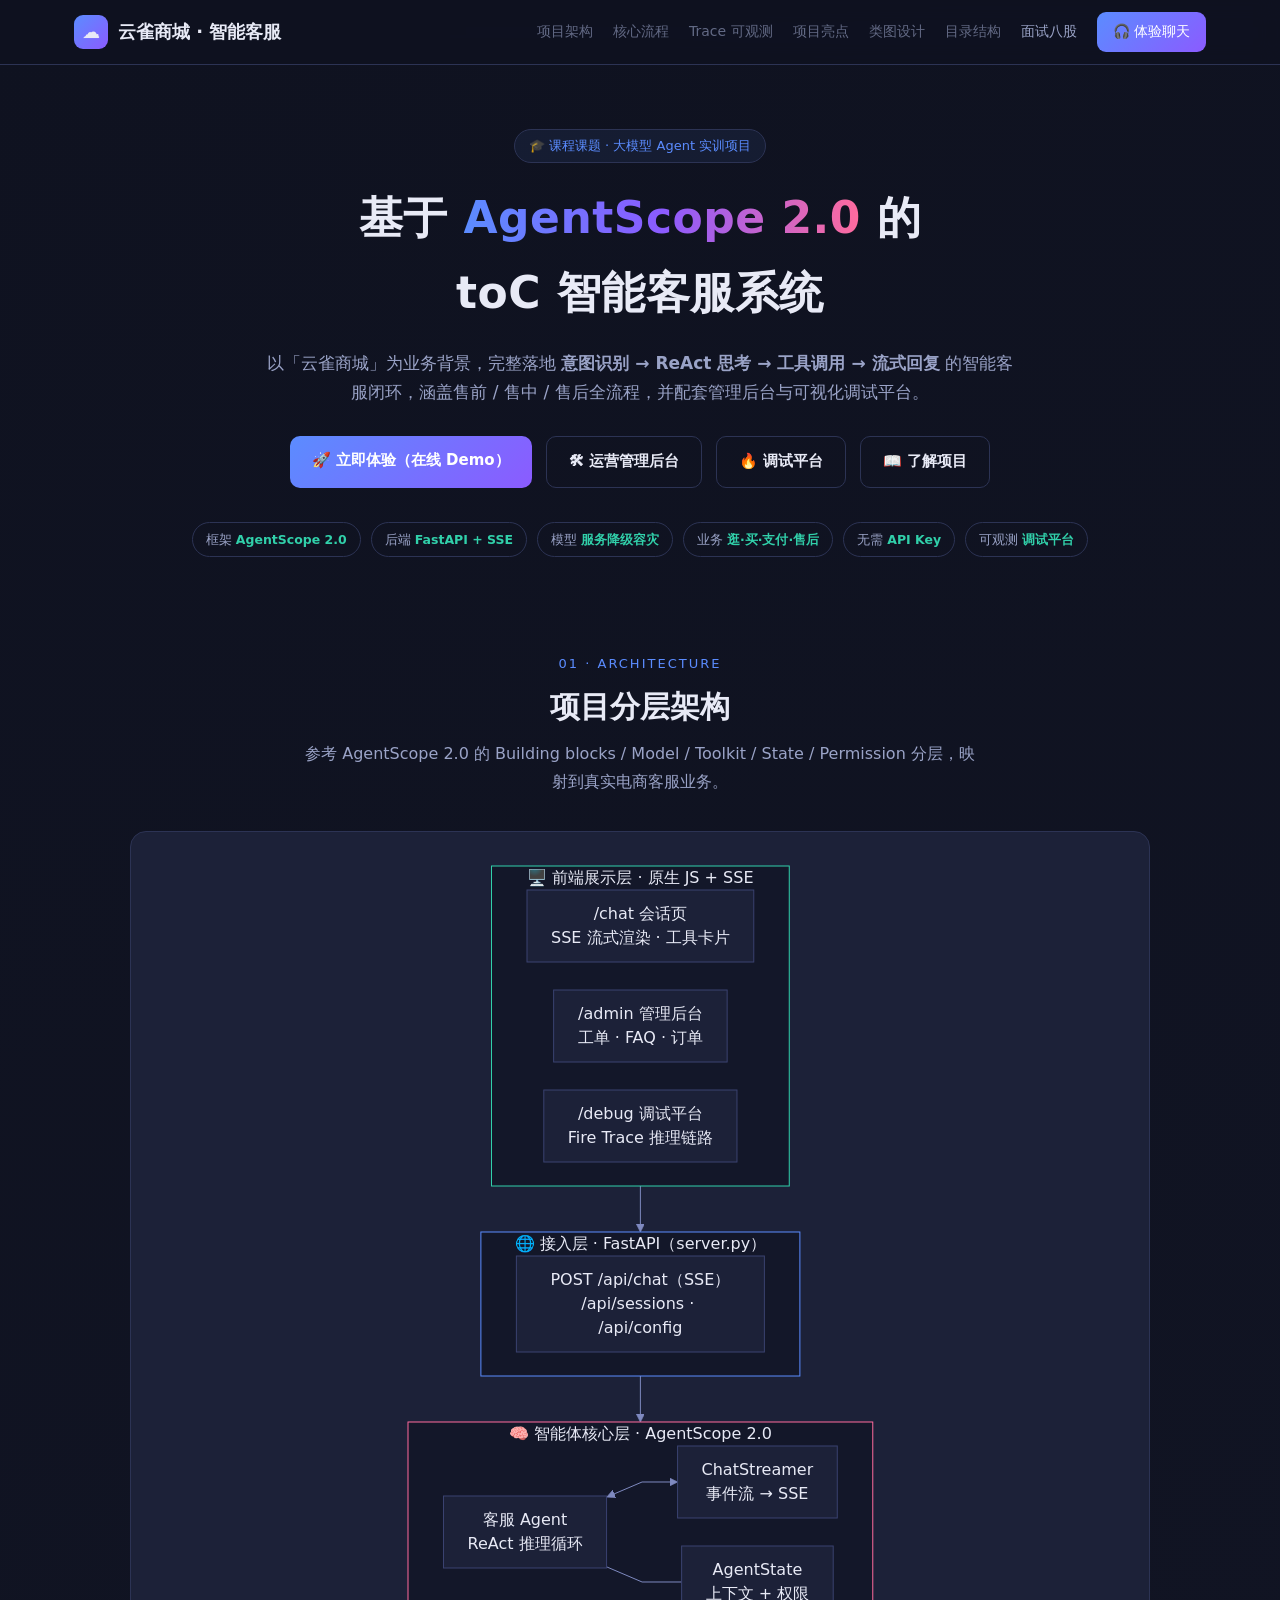
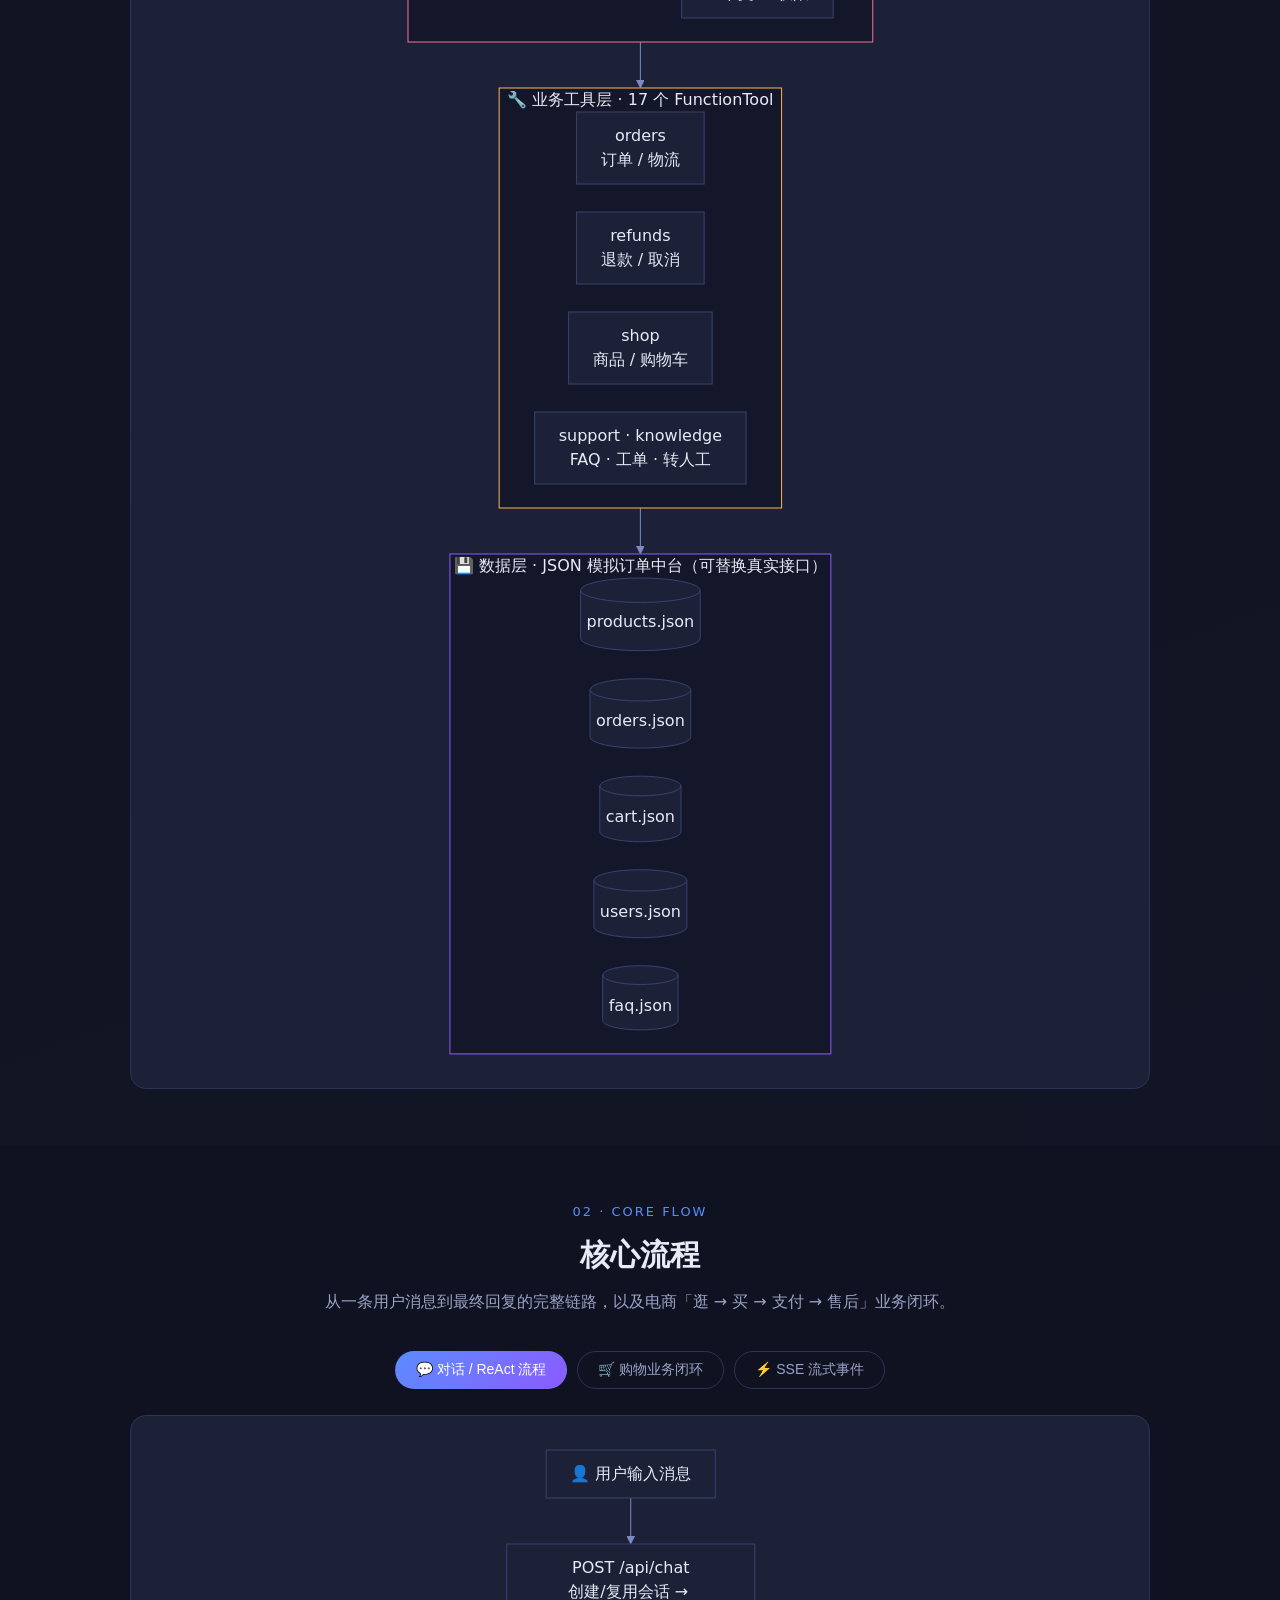
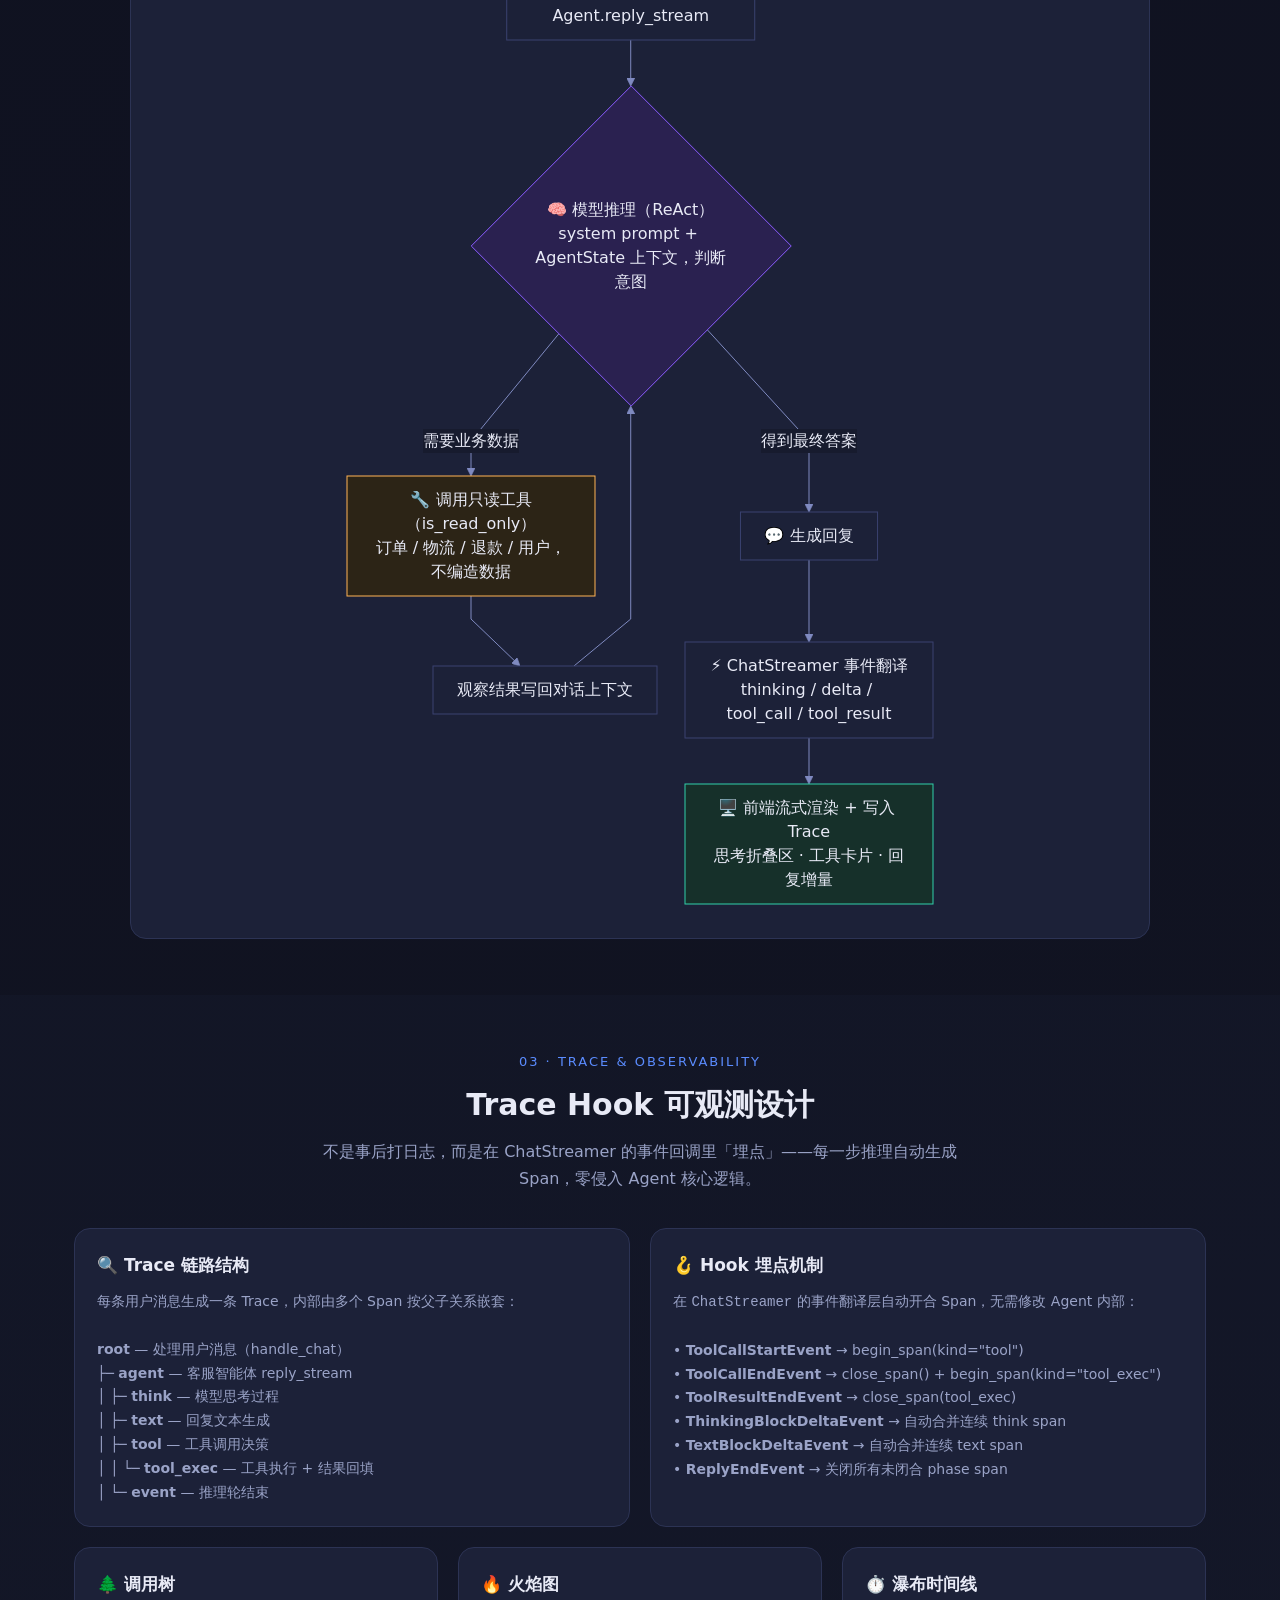
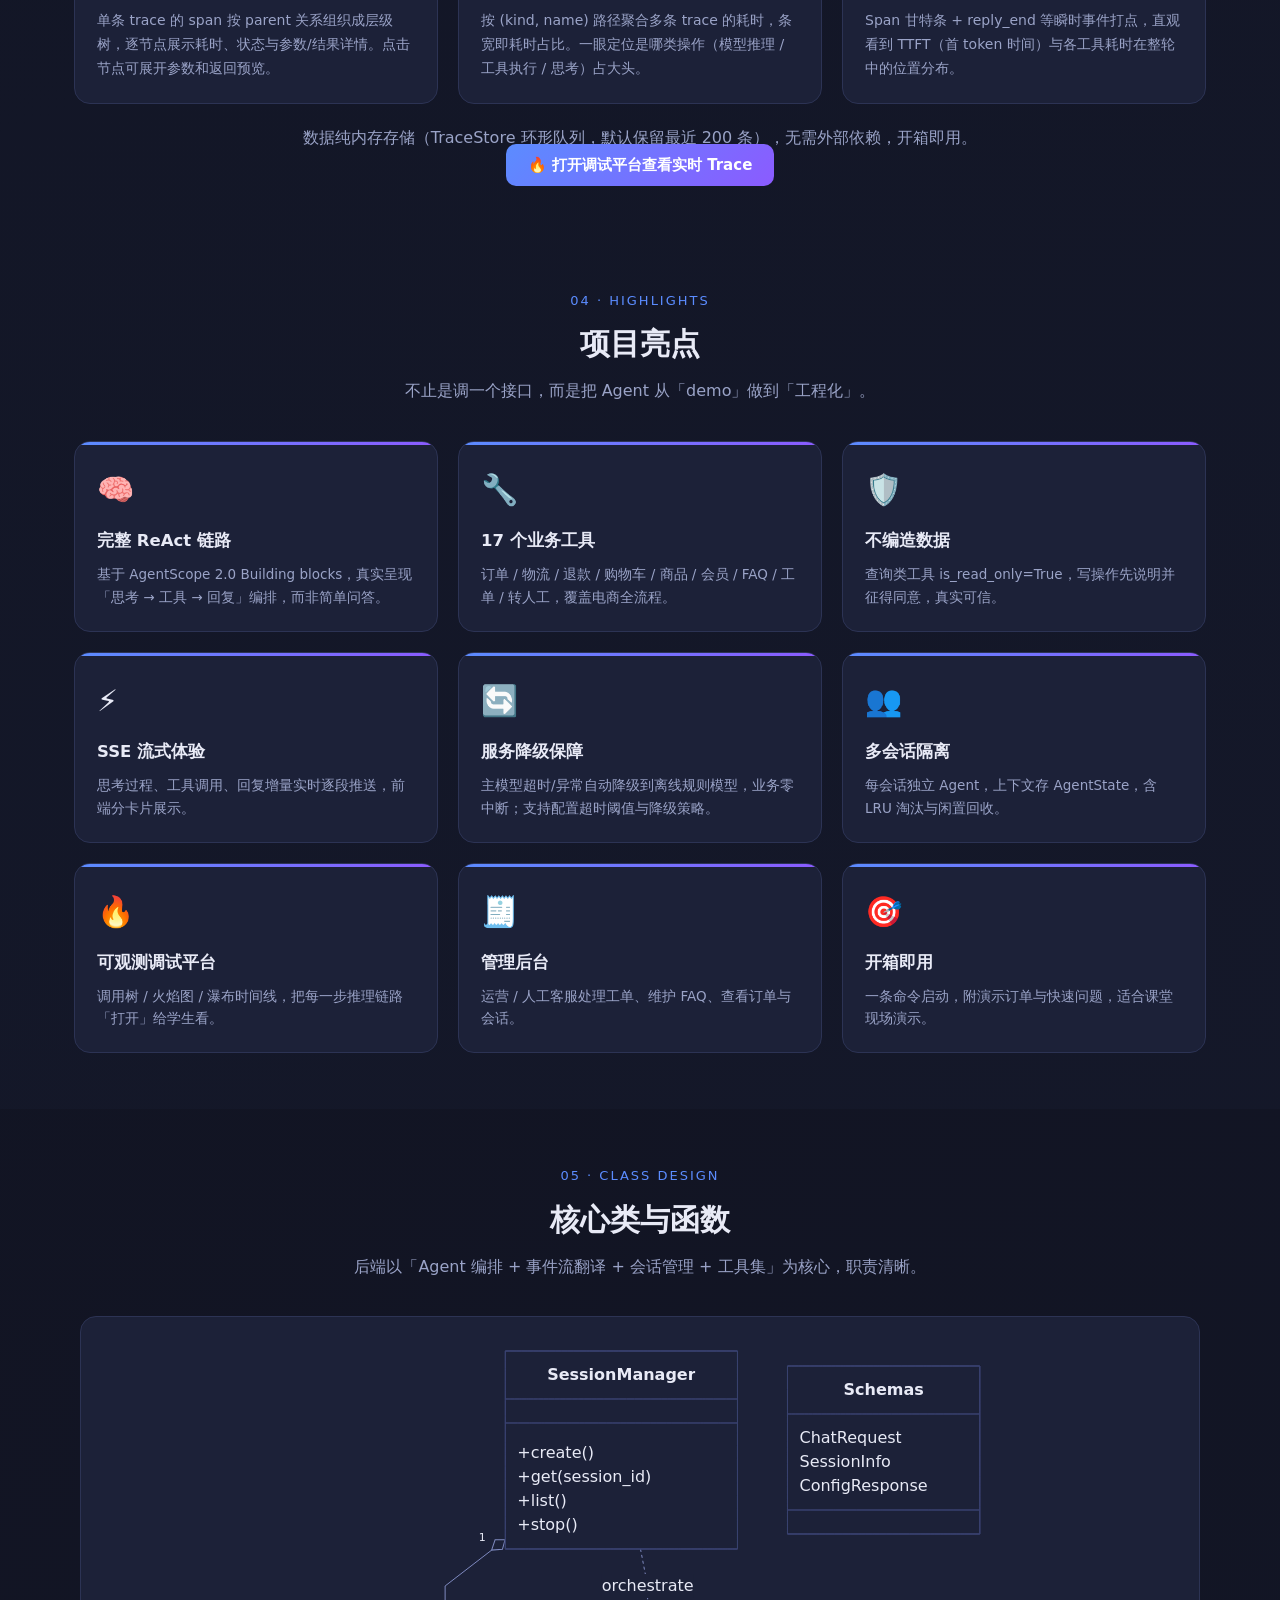
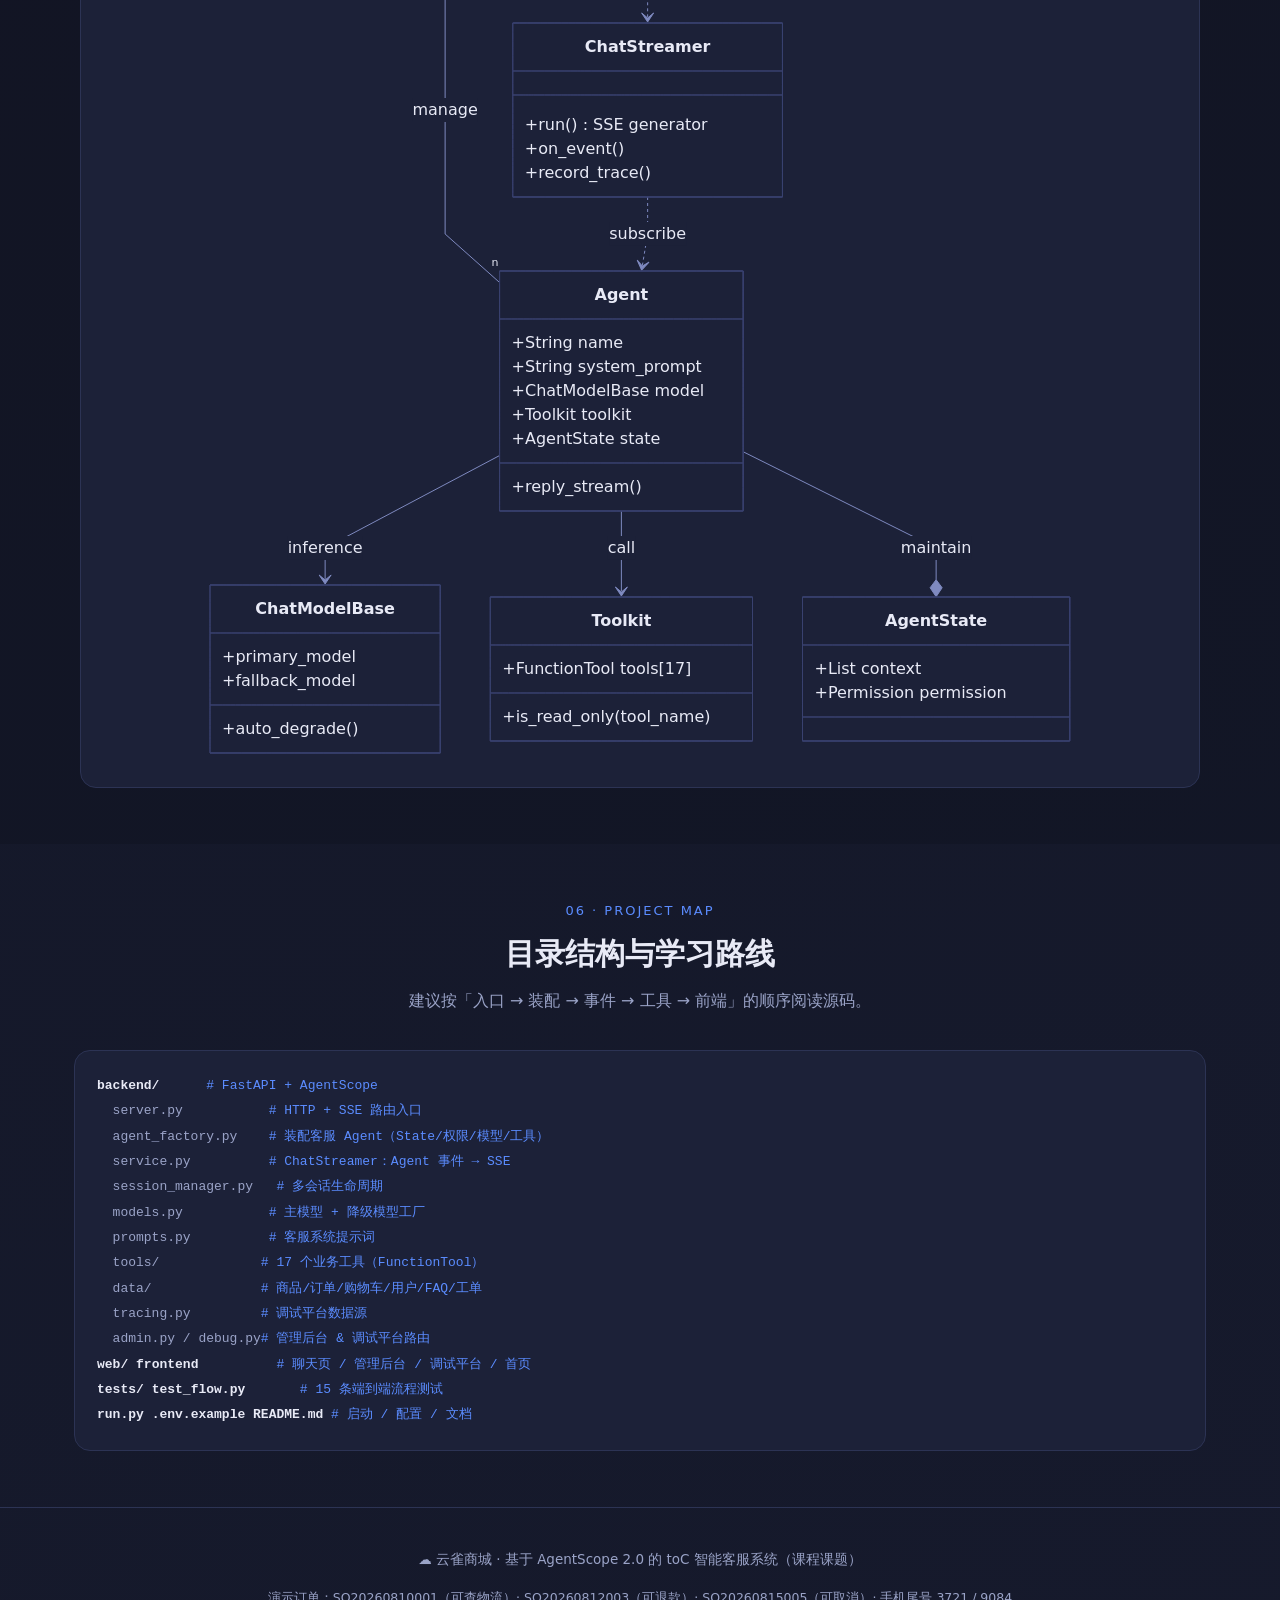
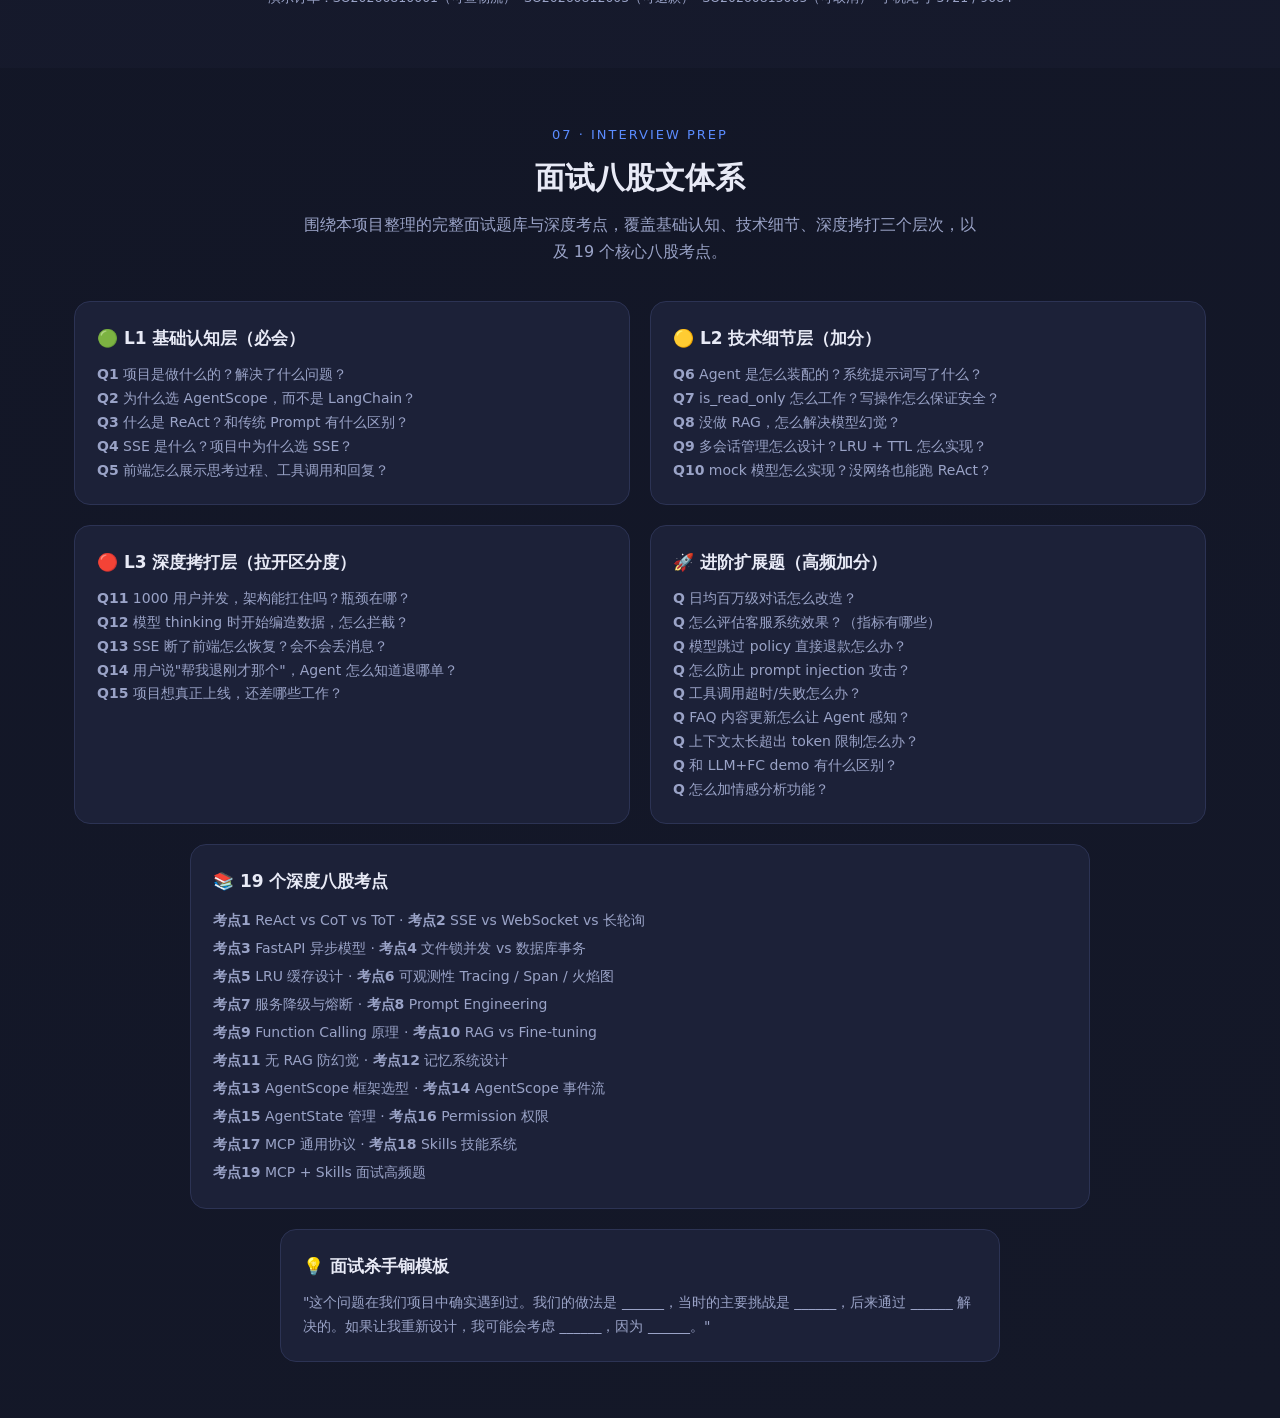
<file: web/home_backup.html>
<!DOCTYPE html>
<html lang="zh-CN">
<head>
<meta charset="UTF-8" />
<meta name="viewport" content="width=device-width, initial-scale=1.0" />
<title>云雀商城 · 智能客服系统 · 课程课题</title>
<style>
  :root{
    --bg:#0f1220; --bg2:#171b2e; --card:#1c2138; --card2:#222845;
    --line:#2c3354; --txt:#e8eaf6; --muted:#9aa3c7; --acc:#5b8cff;
    --acc2:#8b5bff; --green:#31d0aa; --amber:#ffb454; --pink:#ff6b9d;
  }
  *{box-sizing:border-box;margin:0;padding:0}
  html{scroll-behavior:smooth}
  body{background:linear-gradient(160deg,var(--bg),var(--bg2));color:var(--txt);
    font-family:"Segoe UI",system-ui,-apple-system,"Microsoft YaHei",sans-serif;line-height:1.7}
  a{color:var(--acc);text-decoration:none}
  .wrap{max-width:1180px;margin:0 auto;padding:0 24px}
  /* nav */
  nav{position:sticky;top:0;z-index:50;background:rgba(15,18,32,.85);
    backdrop-filter:blur(10px);border-bottom:1px solid var(--line)}
  .nav-in{display:flex;align-items:center;justify-content:space-between;height:64px}
  .brand{display:flex;align-items:center;gap:10px;font-weight:700;font-size:18px}
  .brand .logo{width:34px;height:34px;border-radius:9px;display:grid;place-items:center;
    background:linear-gradient(135deg,var(--acc),var(--acc2));font-size:18px}
  .nav-links{display:flex;gap:20px;align-items:center}
  .nav-links a{color:var(--muted);font-size:14px;font-weight:500}
  .nav-links a:hover{color:var(--txt)}
  .nav-cta{background:linear-gradient(135deg,var(--acc),var(--acc2));color:#fff!important;
    padding:8px 16px;border-radius:9px;font-weight:600}
  /* hero */
  .hero{padding:64px 0 40px;text-align:center;position:relative;overflow:hidden}
  .hero .badge{display:inline-block;font-size:13px;color:var(--acc);border:1px solid var(--line);
    background:rgba(91,140,255,.08);padding:5px 14px;border-radius:999px;margin-bottom:18px}
  .hero h1{font-size:44px;font-weight:800;letter-spacing:.5px}
  .hero h1 span{background:linear-gradient(90deg,var(--acc),var(--acc2),var(--pink));
    -webkit-background-clip:text;background-clip:text;color:transparent}
  .hero p.sub{color:var(--muted);font-size:17px;max-width:760px;margin:18px auto 0}
  .hero .ctas{display:flex;gap:14px;justify-content:center;margin-top:30px;flex-wrap:wrap}
  .btn{padding:12px 22px;border-radius:10px;font-weight:600;font-size:15px;transition:.2s}
  .btn.primary{background:linear-gradient(135deg,var(--acc),var(--acc2));color:#fff}
  .btn.ghost{border:1px solid var(--line);color:var(--txt)}
  .btn:hover{transform:translateY(-2px);filter:brightness(1.1)}
  .hero .tags{margin-top:34px;display:flex;gap:10px;justify-content:center;flex-wrap:wrap}
  .tag{font-size:12.5px;padding:6px 13px;border-radius:999px;border:1px solid var(--line);color:var(--muted)}
  .tag b{color:var(--green);font-weight:600}
  /* sections */
  section{padding:56px 0}
  .sec-head{text-align:center;margin-bottom:36px}
  .sec-head .k{font-size:13px;color:var(--acc);letter-spacing:2px;text-transform:uppercase}
  .sec-head h2{font-size:30px;font-weight:800;margin-top:6px}
  .sec-head p{color:var(--muted);margin-top:8px;max-width:680px;margin-left:auto;margin-right:auto}
  .grid{display:grid;gap:20px}
  .g2{grid-template-columns:repeat(2,1fr)} .g3{grid-template-columns:repeat(3,1fr)} .g4{grid-template-columns:repeat(4,1fr)}
  .card{background:var(--card);border:1px solid var(--line);border-radius:16px;padding:22px}
  .card h3{font-size:17px;margin-bottom:10px;display:flex;align-items:center;gap:8px}
  .card p{color:var(--muted);font-size:14px}
  .card .big{font-size:30px;font-weight:800;color:var(--txt)}
  .card .lbl{font-size:12.5px;color:var(--muted)}
    /* mermaid diagrams */
  .dm{background:var(--card);border:1px solid var(--line);border-radius:16px;padding:26px;max-width:1020px;margin:0 auto;overflow-x:auto}
  .mmd{display:flex;justify-content:center;min-height:140px}
  .mmd svg{max-width:100%;height:auto}
  .mmd-err{color:var(--pink);font-family:Consolas,monospace;font-size:12.5px;white-space:pre-wrap;text-align:left;width:100%}

/* tabs */
  .tabs{display:flex;gap:10px;justify-content:center;margin-bottom:26px;flex-wrap:wrap}
  .tab{padding:9px 20px;border-radius:999px;border:1px solid var(--line);background:transparent;
    color:var(--muted);cursor:pointer;font-size:14px;font-weight:500;transition:.2s}
  .tab.on{background:linear-gradient(135deg,var(--acc),var(--acc2));color:#fff;border-color:transparent}
  .tabpane{display:none} .tabpane.show{display:block}
  /* highlights */
  .hl{background:var(--card);border:1px solid var(--line);border-radius:16px;padding:22px;position:relative;overflow:hidden}
  .hl .ico{font-size:30px;margin-bottom:12px}
  .hl h3{font-size:16.5px;margin-bottom:8px}
  .hl p{color:var(--muted);font-size:13.5px}
  .hl::before{content:"";position:absolute;top:0;left:0;right:0;height:3px;
    background:linear-gradient(90deg,var(--acc),var(--acc2))}
  /* dir */
  .dir{font-family:Consolas,monospace;font-size:13px;line-height:1.95;color:var(--muted);white-space:pre}
  .dir b{color:var(--txt);font-weight:600}
  .dir .c{color:var(--acc)}
  /* footer */
  footer{border-top:1px solid var(--line);padding:40px 0 60px;text-align:center;color:var(--muted);font-size:13.5px}
  footer .orders{margin-top:16px;font-size:12.5px}
  @media(max-width:820px){.g2,.g3,.g4{grid-template-columns:1fr}.hero h1{font-size:32px}.nav-links a:not(.nav-cta){display:none}}
</style>
</head>
<body>
<nav>
  <div class="wrap nav-in">
    <div class="brand"><span class="logo">☁️</span>云雀商城 · 智能客服</div>
    <div class="nav-links">
      <a href="#arch">项目架构</a>
      <a href="#flow">核心流程</a>
      <a href="#trace">Trace 可观测</a>
      <a href="#hl">项目亮点</a>
      <a href="#class">类图设计</a>
      <a href="#dir">目录结构</a>
      <a href="#interview">面试八股</a>
      <a class="nav-cta" href="/chat">🎧 体验聊天</a>
    </div>
  </div>
</nav>

<header class="hero">
  <div class="wrap">
    <span class="badge">🎓 课程课题 · 大模型 Agent 实训项目</span>
    <h1>基于 <span>AgentScope 2.0</span> 的<br/>toC 智能客服系统</h1>
    <p class="sub">以「云雀商城」为业务背景，完整落地 <b>意图识别 → ReAct 思考 → 工具调用 → 流式回复</b> 的智能客服闭环，涵盖售前 / 售中 / 售后全流程，并配套管理后台与可视化调试平台。</p>
    <div class="ctas">
      <a class="btn primary" href="/chat">🚀 立即体验（在线 Demo）</a>
      <a class="btn ghost" href="/admin">🛠 运营管理后台</a>
      <a class="btn ghost" href="/debug">🔥 调试平台</a>
      <a class="btn ghost" href="#arch">📖 了解项目</a>
    </div>
    <div class="tags">
      <span class="tag">框架 <b>AgentScope 2.0</b></span>
      <span class="tag">后端 <b>FastAPI + SSE</b></span>
      <span class="tag">模型 <b>服务降级容灾</b></span>
      <span class="tag">业务 <b>逛·买·支付·售后</b></span>
      <span class="tag">无需 <b>API Key</b></span>
      <span class="tag">可观测 <b>调试平台</b></span>
    </div>
  </div>
</header>

<section id="arch">
  <div class="wrap">
    <div class="sec-head">
      <div class="k">01 · Architecture</div>
      <h2>项目分层架构</h2>
      <p>参考 AgentScope 2.0 的 Building blocks / Model / Toolkit / State / Permission 分层，映射到真实电商客服业务。</p>
    </div>
    <div class="dm"><div class="mmd" id="mmd-arch"></div></div>
  </div>
</section>

<section id="flow" style="background:rgba(0,0,0,.12)">
  <div class="wrap">
    <div class="sec-head">
      <div class="k">02 · Core Flow</div>
      <h2>核心流程</h2>
      <p>从一条用户消息到最终回复的完整链路，以及电商「逛 → 买 → 支付 → 售后」业务闭环。</p>
    </div>
    <div class="tabs">
      <button class="tab on" data-t="t1">💬 对话 / ReAct 流程</button>
      <button class="tab" data-t="t2">🛒 购物业务闭环</button>
      <button class="tab" data-t="t3">⚡ SSE 流式事件</button>
    </div>
    <div class="tabpane show" id="t1"><div class="dm"><div class="mmd" id="mmd-t1"></div></div></div>
    <div class="tabpane" id="t2"><div class="dm"><div class="mmd" id="mmd-t2"></div></div></div>
    <div class="tabpane" id="t3"><div class="dm"><div class="mmd" id="mmd-t3"></div></div></div>
  </div>
</section>

<section id="trace">
  <div class="wrap">
    <div class="sec-head">
      <div class="k">03 · Trace & Observability</div>
      <h2>Trace Hook 可观测设计</h2>
      <p>不是事后打日志，而是在 ChatStreamer 的事件回调里「埋点」——每一步推理自动生成 Span，零侵入 Agent 核心逻辑。</p>
    </div>
    <div class="grid g2">
      <div class="card">
        <h3>🔍 Trace 链路结构</h3>
        <p style="margin-top:10px">
          每条用户消息生成一条 Trace，内部由多个 Span 按父子关系嵌套：<br/><br/>
          <b>root</b> — 处理用户消息（handle_chat）<br/>
          ├─ <b>agent</b> — 客服智能体 reply_stream<br/>
          │   ├─ <b>think</b> — 模型思考过程<br/>
          │   ├─ <b>text</b> — 回复文本生成<br/>
          │   ├─ <b>tool</b> — 工具调用决策<br/>
          │   │   └─ <b>tool_exec</b> — 工具执行 + 结果回填<br/>
          │   └─ <b>event</b> — 推理轮结束<br/>
        </p>
      </div>
      <div class="card">
        <h3>🪝 Hook 埋点机制</h3>
        <p style="margin-top:10px">
          在 <code>ChatStreamer</code> 的事件翻译层自动开合 Span，无需修改 Agent 内部：<br/><br/>
          • <b>ToolCallStartEvent</b> → begin_span(kind="tool")<br/>
          • <b>ToolCallEndEvent</b> → close_span() + begin_span(kind="tool_exec")<br/>
          • <b>ToolResultEndEvent</b> → close_span(tool_exec)<br/>
          • <b>ThinkingBlockDeltaEvent</b> → 自动合并连续 think span<br/>
          • <b>TextBlockDeltaEvent</b> → 自动合并连续 text span<br/>
          • <b>ReplyEndEvent</b> → 关闭所有未闭合 phase span
        </p>
      </div>
    </div>
    <div style="margin-top:20px">
      <div class="grid g3">
        <div class="card">
          <h3>🌲 调用树</h3>
          <p>单条 trace 的 span 按 parent 关系组织成层级树，逐节点展示耗时、状态与参数/结果详情。点击节点可展开参数和返回预览。</p>
        </div>
        <div class="card">
          <h3>🔥 火焰图</h3>
          <p>按 (kind, name) 路径聚合多条 trace 的耗时，条宽即耗时占比。一眼定位是哪类操作（模型推理 / 工具执行 / 思考）占大头。</p>
        </div>
        <div class="card">
          <h3>⏱️ 瀑布时间线</h3>
          <p>Span 甘特条 + reply_end 等瞬时事件打点，直观看到 TTFT（首 token 时间）与各工具耗时在整轮中的位置分布。</p>
        </div>
      </div>
    </div>
    <div style="margin-top:20px;text-align:center">
      <p style="color:var(--muted)">数据纯内存存储（TraceStore 环形队列，默认保留最近 200 条），无需外部依赖，开箱即用。</p>
      <a class="btn primary" href="/debug" style="margin-top:10px">🔥 打开调试平台查看实时 Trace</a>
    </div>
  </div>
</section>

<section id="hl">
  <div class="wrap">
    <div class="sec-head">
      <div class="k">04 · Highlights</div>
      <h2>项目亮点</h2>
      <p>不止是调一个接口，而是把 Agent 从「demo」做到「工程化」。</p>
    </div>
    <div class="grid g3">
      <div class="hl"><div class="ico">🧠</div><h3>完整 ReAct 链路</h3><p>基于 AgentScope 2.0 Building blocks，真实呈现「思考 → 工具 → 回复」编排，而非简单问答。</p></div>
      <div class="hl"><div class="ico">🔧</div><h3>17 个业务工具</h3><p>订单 / 物流 / 退款 / 购物车 / 商品 / 会员 / FAQ / 工单 / 转人工，覆盖电商全流程。</p></div>
      <div class="hl"><div class="ico">🛡️</div><h3>不编造数据</h3><p>查询类工具 is_read_only=True，写操作先说明并征得同意，真实可信。</p></div>
      <div class="hl"><div class="ico">⚡</div><h3>SSE 流式体验</h3><p>思考过程、工具调用、回复增量实时逐段推送，前端分卡片展示。</p></div>
      <div class="hl"><div class="ico">🔄</div><h3>服务降级保障</h3><p>主模型超时/异常自动降级到离线规则模型，业务零中断；支持配置超时阈值与降级策略。</p></div>
      <div class="hl"><div class="ico">👥</div><h3>多会话隔离</h3><p>每会话独立 Agent，上下文存 AgentState，含 LRU 淘汰与闲置回收。</p></div>
      <div class="hl"><div class="ico">🔥</div><h3>可观测调试平台</h3><p>调用树 / 火焰图 / 瀑布时间线，把每一步推理链路「打开」给学生看。</p></div>
      <div class="hl"><div class="ico">🧾</div><h3>管理后台</h3><p>运营 / 人工客服处理工单、维护 FAQ、查看订单与会话。</p></div>
      <div class="hl"><div class="ico">🎯</div><h3>开箱即用</h3><p>一条命令启动，附演示订单与快速问题，适合课堂现场演示。</p></div>
    </div>
  </div>
</section>

<section id="class" style="background:rgba(0,0,0,.12)">
  <div class="wrap">
    <div class="sec-head">
      <div class="k">05 · Class Design</div>
      <h2>核心类与函数</h2>
      <p>后端以「Agent 编排 + 事件流翻译 + 会话管理 + 工具集」为核心，职责清晰。</p>
    </div>
    <div class="dm" style="max-width:1120px"><div class="mmd" id="mmd-cls"></div></div>
  </div>
</section>

<section id="dir">
  <div class="wrap">
    <div class="sec-head">
      <div class="k">06 · Project Map</div>
      <h2>目录结构与学习路线</h2>
      <p>建议按「入口 → 装配 → 事件 → 工具 → 前端」的顺序阅读源码。</p>
    </div>
    <div class="card"><div class="dir"><b>backend/</b>      <span class="c"># FastAPI + AgentScope</span>
  server.py           <span class="c"># HTTP + SSE 路由入口</span>
  agent_factory.py    <span class="c"># 装配客服 Agent（State/权限/模型/工具）</span>
  service.py          <span class="c"># ChatStreamer：Agent 事件 → SSE</span>
  session_manager.py   <span class="c"># 多会话生命周期</span>
  models.py           <span class="c"># 主模型 + 降级模型工厂</span>
  prompts.py          <span class="c"># 客服系统提示词</span>
  tools/             <span class="c"># 17 个业务工具（FunctionTool）</span>
  data/              <span class="c"># 商品/订单/购物车/用户/FAQ/工单</span>
  tracing.py         <span class="c"># 调试平台数据源</span>
  admin.py / debug.py<span class="c"># 管理后台 & 调试平台路由</span>
<b>web/</b> <b>frontend</b>          <span class="c"># 聊天页 / 管理后台 / 调试平台 / 首页</span>
<b>tests/</b> <b>test_flow.py</b>       <span class="c"># 15 条端到端流程测试</span>
<b>run.py</b> <b>.env.example</b> <b>README.md</b> <span class="c"># 启动 / 配置 / 文档</span></div></div>
  </div>
</section>

<footer>
  <div class="wrap">
    <div>☁️ 云雀商城 · 基于 AgentScope 2.0 的 toC 智能客服系统（课程课题）</div>
    <div class="orders">演示订单：SO20260810001（可查物流）· SO20260812003（可退款）· SO20260815005（可取消）· 手机尾号 3721 / 9084</div>
  </div>
</footer>
<script src="/web/vendor/mermaid.min.js"></script>
<script>
  var MMD = {
    arch: [
"flowchart TB","  subgraph F[\"🖥️ 前端展示层 · 原生 JS + SSE\"]",
"    direction LR",
"    F1[\"/chat 会话页<br/>SSE 流式渲染 · 工具卡片\"]",
"    F2[\"/admin 管理后台<br/>工单 · FAQ · 订单\"]",
"    F3[\"/debug 调试平台<br/>Fire Trace 推理链路\"]",
"  end",
"  subgraph A[\"🌐 接入层 · FastAPI（server.py）\"]",
"    A1[\"POST /api/chat（SSE）<br/>/api/sessions · /api/config\"]",
"  end","  subgraph S[\"🧠 智能体核心层 · AgentScope 2.0\"]",
"    S1[\"客服 Agent<br/>ReAct 推理循环\"]",
"    S2[\"ChatStreamer<br/>事件流 → SSE\"]",
"    S3[\"AgentState<br/>上下文 + 权限\"]",
"  end",
"  subgraph T[\"🔧 业务工具层 · 17 个 FunctionTool\"]",
"    direction LR",
"    T1[\"orders<br/>订单 / 物流\"]",
"    T2[\"refunds<br/>退款 / 取消\"]",
"    T3[\"shop<br/>商品 / 购物车\"]",
"    T4[\"support · knowledge<br/>FAQ · 工单 · 转人工\"]",
"  end","  subgraph D[\"💾 数据层 · JSON 模拟订单中台（可替换真实接口）\"]",
"    direction LR",
"    D1[(\"products.json\")]",
"    D2[(\"orders.json\")]",
"    D3[(\"cart.json\")]",
"    D4[(\"users.json\")]",
"    D5[(\"faq.json\")]",
"  end",
"  F --> A",
"  A --> S",
"  S --> T",
"  T --> D",
"  S1 <--> S2",
"  S1 --- S3","  style F fill:#131729,stroke:#31d0aa",
"  style A fill:#131729,stroke:#5b8cff",
"  style S fill:#131729,stroke:#ff6b9d",
"  style T fill:#131729,stroke:#ffb454",
"  style D fill:#131729,stroke:#8b5bff",
"  linkStyle default stroke:#7f8ac0",
""].join("\n"),
    t1: [
"flowchart TB","  U[\"👤 用户输入消息\"] --> R1[\"POST /api/chat<br/>创建/复用会话 → Agent.reply_stream\"]",
"  R1 --> TH{\"🧠 模型推理（ReAct）<br/>system prompt + AgentState 上下文，判断意图\"}",
"  TH -->|需要业务数据| TC[\"🔧 调用只读工具（is_read_only）<br/>订单 / 物流 / 退款 / 用户，不编造数据\"]","  TC --> OBS[\"观察结果写回对话上下文\"]",
"  OBS --> TH",
"  TH -->|得到最终答案| OUT[\"💬 生成回复\"]",
"  OUT --> SSE[\"⚡ ChatStreamer 事件翻译<br/>thinking / delta / tool_call / tool_result\"]",
"  SSE --> FE[\"🖥️ 前端流式渲染 + 写入 Trace<br/>思考折叠区 · 工具卡片 · 回复增量\"]",
"  style TH fill:#2a2150,stroke:#8b5bff",
"  style TC fill:#2c2416,stroke:#ffb454",
"  style FE fill:#16302a,stroke:#31d0aa",
""].join("\n"),
    t2: [
"flowchart LR","  B1[\"① 逛 / 查商品<br/>list_products · query_product\"] --> B2[\"② 加购物车<br/>add_to_cart · view_cart\"]",
"  B2 --> B3[\"③ 下单<br/>place_order<br/>核对地址 / 明细 / 金额\"]",
"  B3 --> B4[\"④ 支付<br/>pay_order<br/>确认后模拟支付\"]",
"  B4 --> B5[\"⑤ 售后<br/>apply_refund · cancel_order<br/>create_ticket · transfer_to_human\"]",
"  style B1 fill:#16302a,stroke:#31d0aa",
"  style B5 fill:#2c1f2c,stroke:#ff6b9d",
""].join("\n"),
    t3: [
"sequenceDiagram","  autonumber",
"  participant FE as 前端 /chat",
"  participant API as FastAPI 路由",
"  participant ST as ChatStreamer",
"  participant AG as 客服 Agent",
"  participant TL as 工具层 Toolkit",
"  FE->>API: POST /api/chat（建立 SSE 连接）",
"  API-->>FE: meta（会话 / 模型信息）",
"  API->>AG: reply_stream(msg)","  loop ReAct 推理轮次",
"    AG->>ST: thinking / delta",
"    ST-->>FE: thinking / delta",
"    AG->>TL: tool_call（工具名 + 参数）",
"    TL-->>AG: tool_result（执行结果）",
"    ST-->>FE: tool_call / tool_call_args / tool_result",
"  end",
"  ST-->>FE: done / hint / error",
"  ST->>ST: 写入 Trace（调试平台）",
""].join("\n"),
    cls: [
"classDiagram","  class Agent {",
"    +String name",
"    +String system_prompt",
"    +ChatModelBase model",
"    +Toolkit toolkit",
"    +AgentState state",
"    +reply_stream()",
"  }",
"  class ChatStreamer {",
"    +run() SSE generator",
"    +on_event()",
"    +record_trace()",
"  }",
"  class SessionManager {",
"    +create()",
"    +get(session_id)",
"    +list()",
"    +stop()",
"  }","  class ChatModelBase {",
"    +primary_model",
"    +fallback_model",
"    +auto_degrade()",
"  }",
"  class Toolkit {",
"    +FunctionTool tools[17]",
"    +is_read_only(tool_name)",
"  }",
"  class AgentState {",
"    +List context",
"    +Permission permission",
"  }",
"  class Schemas {",
"    ChatRequest",
"    SessionInfo",
"    ConfigResponse",
"  }","  SessionManager \"1\" o-- \"n\" Agent : manage",
"  Agent --> ChatModelBase : inference",
"  Agent --> Toolkit : call",
"  Agent --* AgentState : maintain",
"  ChatStreamer ..> Agent : subscribe",
"  SessionManager ..> ChatStreamer : orchestrate",
""].join("\n")
  };  if (window.mermaid) {
    mermaid.initialize({
      startOnLoad: false,
      securityLevel: "loose",
      theme: "base",
      fontFamily: "Segoe UI, Microsoft YaHei, system-ui, sans-serif",
      themeVariables: {
        background: "#0f1220",
        primaryColor: "#1f2542",
        primaryTextColor: "#e8eaf6",
        primaryBorderColor: "#5b8cff",
        lineColor: "#7f8ac0",
        secondaryColor: "#222845",
        tertiaryColor: "#171b2e",        mainBkg: "#1c2138",
        nodeBorder: "#3a4270",
        clusterBkg: "#151a2e",
        clusterBorder: "#2c3354",
        edgeLabelBackground: "#171b2e",
        titleColor: "#e8eaf6",
        actorBkg: "#1c2138",
        actorBorder: "#5b8cff",
        actorTextColor: "#e8eaf6",
        actorLineColor: "#7f8ac0",
        signalColor: "#c9d2f5",
        signalTextColor: "#dbe1fb",
        labelBoxBkgColor: "#222845",
        labelTextColor: "#e8eaf6",        loopTextColor: "#9aa3c7",
        noteBkgColor: "#222845",
        noteBorderColor: "#3a4270",
        noteTextColor: "#e8eaf6",
        classText: "#e8eaf6",
        activationBkgColor: "#222845"
      },
      flowchart: { htmlLabels: true, curve: "linear", nodeSpacing: 28, rankSpacing: 46, padding: 12 },
      sequence: { wrap: true, width: 170, actorMargin: 60 }
    });
  }  function renderMmd(id){
    var el = document.getElementById("mmd-"+id);
    if(!el || el.dataset.done === "1" || !window.mermaid || !MMD[id]){
      if(el && !MMD[id]) el.innerHTML = "<div class=\"mmd-err\">No MMD data for "+id+"</div>";
      return;
    }
    try{
      mermaid.render("svg-"+id, MMD[id]).then(function(res){
        el.innerHTML = res.svg;
        el.dataset.done = "1";
      }).catch(function(err){
        el.innerHTML = "<div class=\"mmd-err\">[Render] "+String(err && err.message ? err.message : err)+"</div>";
      });
    }catch(syncErr){
      el.innerHTML = "<div class=\"mmd-err\">[Sync] "+String(syncErr && syncErr.message ? syncErr.message : syncErr)+"</div>";
    }
  }
  function renderAllMmd(){
    ["arch","t1","t2","t3","cls"].forEach(function(id){ renderMmd(id); });
  }
  window.addEventListener("load", renderAllMmd);  document.querySelectorAll(".tab").forEach(function(btn){
    btn.addEventListener("click", function(){
      document.querySelectorAll(".tab").forEach(function(b){b.classList.remove("on")});
      document.querySelectorAll(".tabpane").forEach(function(p){p.classList.remove("show")});
      btn.classList.add("on");
      var pane = document.getElementById(btn.dataset.t);
      pane.classList.add("show");
      renderMmd(btn.dataset.t);
    });
  });  var navLinks = document.querySelectorAll(".nav-links a[href^='#']");
  function onScroll(){
    var pos = window.scrollY + 120;
    navLinks.forEach(function(a){
      var sec = document.querySelector(a.getAttribute("href"));
      if(sec && sec.offsetTop <= pos){ navLinks.forEach(function(x){x.style.opacity=".6"}); a.style.opacity="1"; }
    });
  }
  window.addEventListener("scroll", onScroll);
</script>
<section <section id="interview" style="background:rgba(0,0,0,.12)">
  <div class="wrap">
    <div class="sec-head">
      <div class="k">07 · Interview Prep</div>
      <h2>面试八股文体系</h2>
      <p>围绕本项目整理的完整面试题库与深度考点，覆盖基础认知、技术细节、深度拷打三个层次，以及 19 个核心八股考点。</p>
    </div>

    <div class="grid g2">
      <div class="card">
        <h3>🟢 L1 基础认知层（必会）</h3>
        <p style="margin-top:10px">
          <b>Q1</b> 项目是做什么的？解决了什么问题？<br/>
          <b>Q2</b> 为什么选 AgentScope，而不是 LangChain？<br/>
          <b>Q3</b> 什么是 ReAct？和传统 Prompt 有什么区别？<br/>
          <b>Q4</b> SSE 是什么？项目中为什么选 SSE？<br/>
          <b>Q5</b> 前端怎么展示思考过程、工具调用和回复？
        </p>
      </div>
      <div class="card">
        <h3>🟡 L2 技术细节层（加分）</h3>
        <p style="margin-top:10px">
          <b>Q6</b> Agent 是怎么装配的？系统提示词写了什么？<br/>
          <b>Q7</b> is_read_only 怎么工作？写操作怎么保证安全？<br/>
          <b>Q8</b> 没做 RAG，怎么解决模型幻觉？<br/>
          <b>Q9</b> 多会话管理怎么设计？LRU + TTL 怎么实现？<br/>
          <b>Q10</b> mock 模型怎么实现？没网络也能跑 ReAct？
        </p>
      </div>
    </div>

    <div style="margin-top:20px">
      <div class="grid g2">
        <div class="card">
          <h3>🔴 L3 深度拷打层（拉开区分度）</h3>
          <p style="margin-top:10px">
            <b>Q11</b> 1000 用户并发，架构能扛住吗？瓶颈在哪？<br/>
            <b>Q12</b> 模型 thinking 时开始编造数据，怎么拦截？<br/>
            <b>Q13</b> SSE 断了前端怎么恢复？会不会丢消息？<br/>
            <b>Q14</b> 用户说"帮我退刚才那个"，Agent 怎么知道退哪单？<br/>
            <b>Q15</b> 项目想真正上线，还差哪些工作？
          </p>
        </div>
        <div class="card">
          <h3>🚀 进阶扩展题（高频加分）</h3>
          <p style="margin-top:10px">
            <b>Q</b> 日均百万级对话怎么改造？<br/>
            <b>Q</b> 怎么评估客服系统效果？（指标有哪些）<br/>
            <b>Q</b> 模型跳过 policy 直接退款怎么办？<br/>
            <b>Q</b> 怎么防止 prompt injection 攻击？<br/>
            <b>Q</b> 工具调用超时/失败怎么办？<br/>
            <b>Q</b> FAQ 内容更新怎么让 Agent 感知？<br/>
            <b>Q</b> 上下文太长超出 token 限制怎么办？<br/>
            <b>Q</b> 和 LLM+FC demo 有什么区别？<br/>
            <b>Q</b> 怎么加情感分析功能？
          </p>
        </div>
      </div>
    </div>

    <div style="margin-top:20px">
      <div class="card" style="max-width:900px;margin:0 auto">
        <h3>📚 19 个深度八股考点</h3>
        <p style="margin-top:10px;line-height:2">
          <b>考点1</b> ReAct vs CoT vs ToT · <b>考点2</b> SSE vs WebSocket vs 长轮询<br/>
          <b>考点3</b> FastAPI 异步模型 · <b>考点4</b> 文件锁并发 vs 数据库事务<br/>
          <b>考点5</b> LRU 缓存设计 · <b>考点6</b> 可观测性 Tracing / Span / 火焰图<br/>
          <b>考点7</b> 服务降级与熔断 · <b>考点8</b> Prompt Engineering<br/>
          <b>考点9</b> Function Calling 原理 · <b>考点10</b> RAG vs Fine-tuning<br/>
          <b>考点11</b> 无 RAG 防幻觉 · <b>考点12</b> 记忆系统设计<br/>
          <b>考点13</b> AgentScope 框架选型 · <b>考点14</b> AgentScope 事件流<br/>
          <b>考点15</b> AgentState 管理 · <b>考点16</b> Permission 权限<br/>
          <b>考点17</b> MCP 通用协议 · <b>考点18</b> Skills 技能系统<br/>
          <b>考点19</b> MCP + Skills 面试高频题
        </p>
      </div>
    </div>

    <div style="margin-top:20px">
      <div class="card" style="max-width:720px;margin:0 auto">
        <h3>💡 面试杀手锏模板</h3>
        <p style="margin-top:10px;color:var(--muted)">
          "这个问题在我们项目中确实遇到过。我们的做法是 ______，当时的主要挑战是 ______，后来通过 ______ 解决的。如果让我重新设计，我可能会考虑 ______，因为 ______。"
        </p>
      </div>
    </div>
  </div>
</section>

</body>
</html>
</file>
